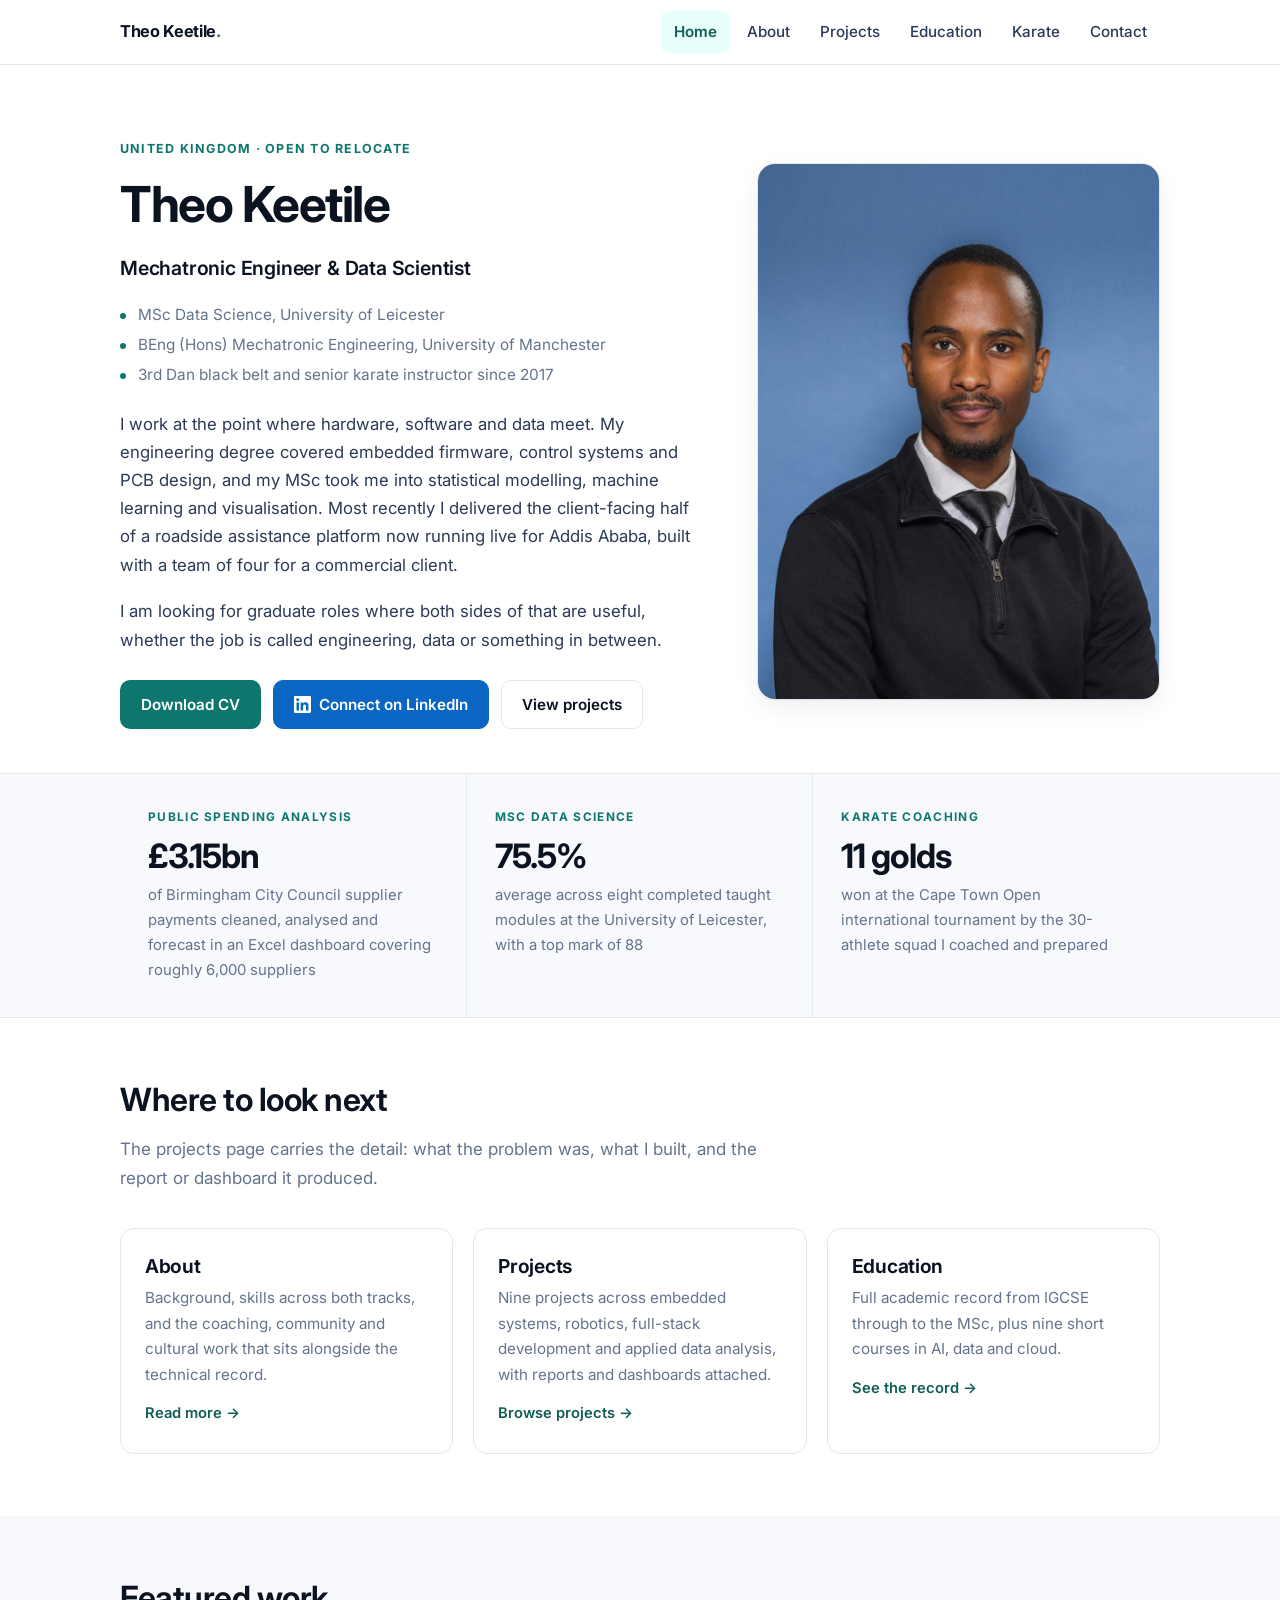
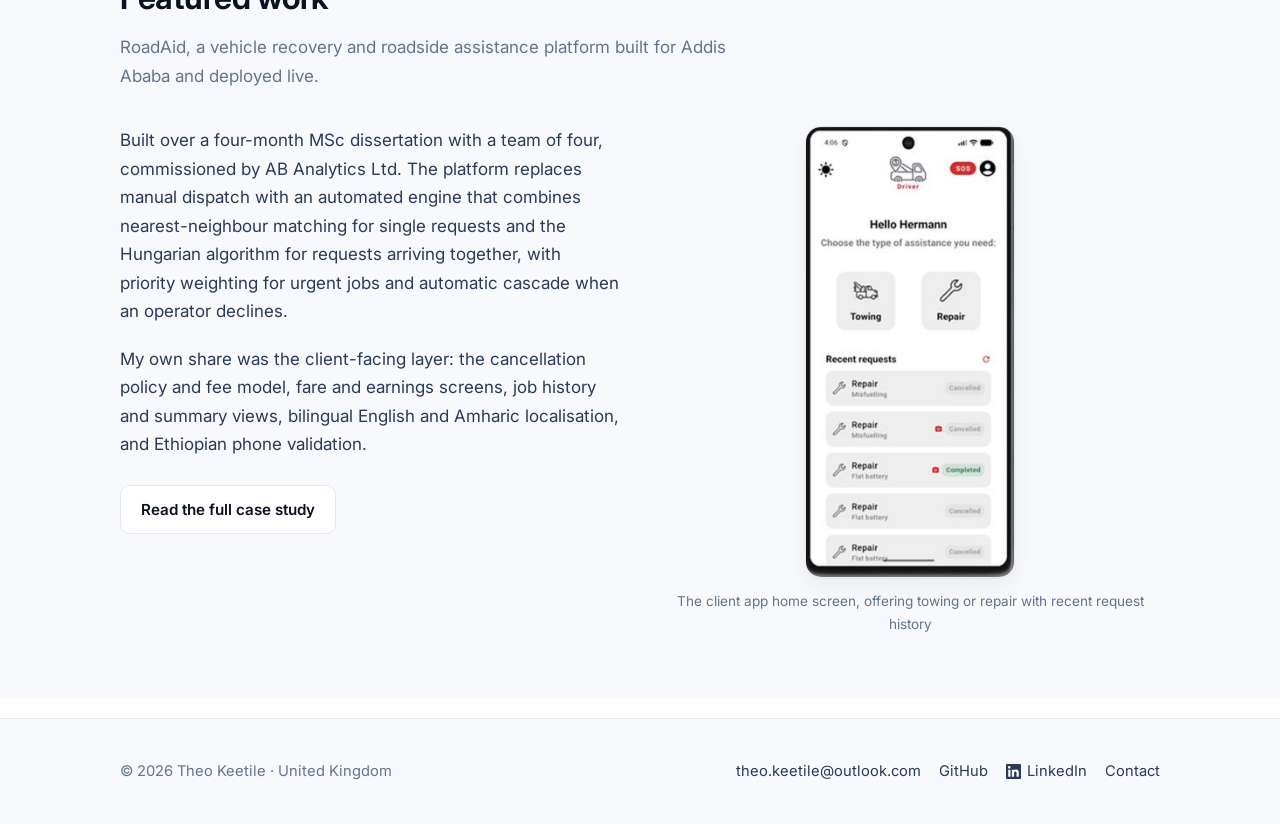
<file: index.html>
<!DOCTYPE html>
<html lang="en-GB">
<head>
<meta charset="utf-8">
<meta name="viewport" content="width=device-width, initial-scale=1">
<title>Theo Keetile - Mechatronic Engineer and Data Scientist</title>
<meta name="description" content="Theo Keetile, mechatronic engineer and data scientist. MSc Data Science, University of Leicester. BEng Mechatronic Engineering, University of Manchester. Projects in embedded systems, dispatch algorithms and applied data analysis.">
<link rel="preconnect" href="https://fonts.googleapis.com">
<link rel="preconnect" href="https://fonts.gstatic.com" crossorigin>
<link href="https://fonts.googleapis.com/css2?family=Inter:wght@400;500;600;700&display=swap" rel="stylesheet">
<link rel="stylesheet" href="assets/css/style.css">
</head>
<body>
<a class="skip" href="#main">Skip to content</a>

<header class="site-header">
  <div class="container nav">
    <a class="brand" href="index.html">Theo Keetile<span>.</span></a>
    <button class="nav-toggle" aria-expanded="false" aria-controls="nav-links" aria-label="Menu">Menu</button>
    <ul class="nav-links" id="nav-links">
      <li><a href="index.html" aria-current="page">Home</a></li>
      <li><a href="about.html">About</a></li>
      <li><a href="projects.html">Projects</a></li>
      <li><a href="certifications.html">Education</a></li>
      <li><a href="karate.html">Karate</a></li>
      <li><a href="contact.html">Contact</a></li>
    </ul>
  </div>
</header>

<main id="main">

<section class="hero">
  <div class="container hero-grid">
    <div>
      <span class="eyebrow">United Kingdom &middot; open to relocate</span>
      <h1>Theo Keetile</h1>
      <p class="hero-role">Mechatronic Engineer &amp; Data Scientist</p>
      <ul class="hero-edu">
        <li>MSc Data Science, University of Leicester</li>
        <li>BEng (Hons) Mechatronic Engineering, University of Manchester</li>
        <li>3rd Dan black belt and senior karate instructor since 2017</li>
      </ul>
      <p class="lead">I work at the point where hardware, software and data meet. My engineering degree covered embedded firmware, control systems and PCB design, and my MSc took me into statistical modelling, machine learning and visualisation. Most recently I delivered the client-facing half of a roadside assistance platform now running live for Addis Ababa, built with a team of four for a commercial client.</p>
      <p class="lead">I am looking for graduate roles where both sides of that are useful, whether the job is called engineering, data or something in between.</p>
      <div class="btn-row">
        <a class="btn btn-primary" href="assets/docs/Theo-Keetile-CV.pdf">Download CV</a>
        <a class="btn btn-linkedin" href="https://www.linkedin.com/in/theo-keetile-388113287/" rel="noopener"><svg viewBox="0 0 24 24" fill="currentColor" aria-hidden="true" focusable="false"><path d="M20.45 20.45h-3.56v-5.57c0-1.33-.03-3.04-1.85-3.04-1.86 0-2.14 1.45-2.14 2.94v5.67H9.35V9h3.41v1.56h.04c.48-.9 1.64-1.85 3.37-1.85 3.6 0 4.27 2.37 4.27 5.45v6.29zM5.34 7.43a2.07 2.07 0 1 1 0-4.13 2.07 2.07 0 0 1 0 4.13zM7.12 20.45H3.56V9h3.56v11.45zM22.22 0H1.77C.79 0 0 .77 0 1.72v20.56C0 23.23.79 24 1.77 24h20.45c.98 0 1.78-.77 1.78-1.72V1.72C24 .77 23.2 0 22.22 0z"/></svg>Connect on LinkedIn</a>
        <a class="btn btn-ghost" href="projects.html">View projects</a>
      </div>
    </div>
    <div class="portrait-wrap">
      <img src="assets/img/portrait.jpg" alt="Portrait of Theo Keetile" width="900" height="1200">
    </div>
  </div>
</section>

<section class="stats">
  <div class="container stats-grid">
    <div class="stat">
      <span class="stat-kicker">Public spending analysis</span>
      <div class="stat-num">&pound;3.15bn</div>
      <p class="stat-label">of Birmingham City Council supplier payments cleaned, analysed and forecast in an Excel dashboard covering roughly 6,000 suppliers</p>
    </div>
    <div class="stat">
      <span class="stat-kicker">MSc Data Science</span>
      <div class="stat-num">75.5%</div>
      <p class="stat-label">average across eight completed taught modules at the University of Leicester, with a top mark of 88</p>
    </div>
    <div class="stat">
      <span class="stat-kicker">Karate coaching</span>
      <div class="stat-num">11 golds</div>
      <p class="stat-label">won at the Cape Town Open international tournament by the 30-athlete squad I coached and prepared</p>
    </div>
  </div>
</section>

<section class="section">
  <div class="container">
    <div class="section-head">
      <h2>Where to look next</h2>
      <p>The projects page carries the detail: what the problem was, what I built, and the report or dashboard it produced.</p>
    </div>
    <div class="card-grid">
      <a class="card" href="about.html">
        <h3>About</h3>
        <p>Background, skills across both tracks, and the coaching, community and cultural work that sits alongside the technical record.</p>
        <span class="card-arrow">Read more &rarr;</span>
      </a>
      <a class="card" href="projects.html">
        <h3>Projects</h3>
        <p>Nine projects across embedded systems, robotics, full-stack development and applied data analysis, with reports and dashboards attached.</p>
        <span class="card-arrow">Browse projects &rarr;</span>
      </a>
      <a class="card" href="certifications.html">
        <h3>Education</h3>
        <p>Full academic record from IGCSE through to the MSc, plus nine short courses in AI, data and cloud.</p>
        <span class="card-arrow">See the record &rarr;</span>
      </a>
    </div>
  </div>
</section>

<section class="section section-soft">
  <div class="container">
    <div class="section-head">
      <h2>Featured work</h2>
      <p>RoadAid, a vehicle recovery and roadside assistance platform built for Addis Ababa and deployed live.</p>
    </div>
    <div class="split">
      <div>
        <p>Built over a four-month MSc dissertation with a team of four, commissioned by AB Analytics Ltd. The platform replaces manual dispatch with an automated engine that combines nearest-neighbour matching for single requests and the Hungarian algorithm for requests arriving together, with priority weighting for urgent jobs and automatic cascade when an operator declines.</p>
        <p>My own share was the client-facing layer: the cancellation policy and fee model, fare and earnings screens, job history and summary views, bilingual English and Amharic localisation, and Ethiopian phone validation.</p>
        <div class="btn-row">
          <a class="btn btn-ghost" href="projects.html#roadaid">Read the full case study</a>
        </div>
      </div>
      <figure class="featured-shot">
        <img src="assets/img/roadaid/home.jpg" alt="RoadAid client app home screen offering towing or repair, with a list of recent requests" loading="lazy" width="476" height="1030">
        <figcaption>The client app home screen, offering towing or repair with recent request history</figcaption>
      </figure>
    </div>
  </div>
</section>

</main>

<footer class="site-footer">
  <div class="container footer-grid">
    <div>&copy; 2026 Theo Keetile &middot; United Kingdom</div>
    <div class="footer-links">
      <a href="mailto:theo.keetile@outlook.com">theo.keetile@outlook.com</a>
      <a href="https://github.com/TheoKeetile" rel="noopener">GitHub</a>
      <a href="https://www.linkedin.com/in/theo-keetile-388113287/" rel="noopener"><svg viewBox="0 0 24 24" fill="currentColor" aria-hidden="true" focusable="false"><path d="M20.45 20.45h-3.56v-5.57c0-1.33-.03-3.04-1.85-3.04-1.86 0-2.14 1.45-2.14 2.94v5.67H9.35V9h3.41v1.56h.04c.48-.9 1.64-1.85 3.37-1.85 3.6 0 4.27 2.37 4.27 5.45v6.29zM5.34 7.43a2.07 2.07 0 1 1 0-4.13 2.07 2.07 0 0 1 0 4.13zM7.12 20.45H3.56V9h3.56v11.45zM22.22 0H1.77C.79 0 0 .77 0 1.72v20.56C0 23.23.79 24 1.77 24h20.45c.98 0 1.78-.77 1.78-1.72V1.72C24 .77 23.2 0 22.22 0z"/></svg>LinkedIn</a>
      <a href="contact.html">Contact</a>
    </div>
  </div>
</footer>

<script src="assets/js/site.js" defer></script>
</body>
</html>
</file>
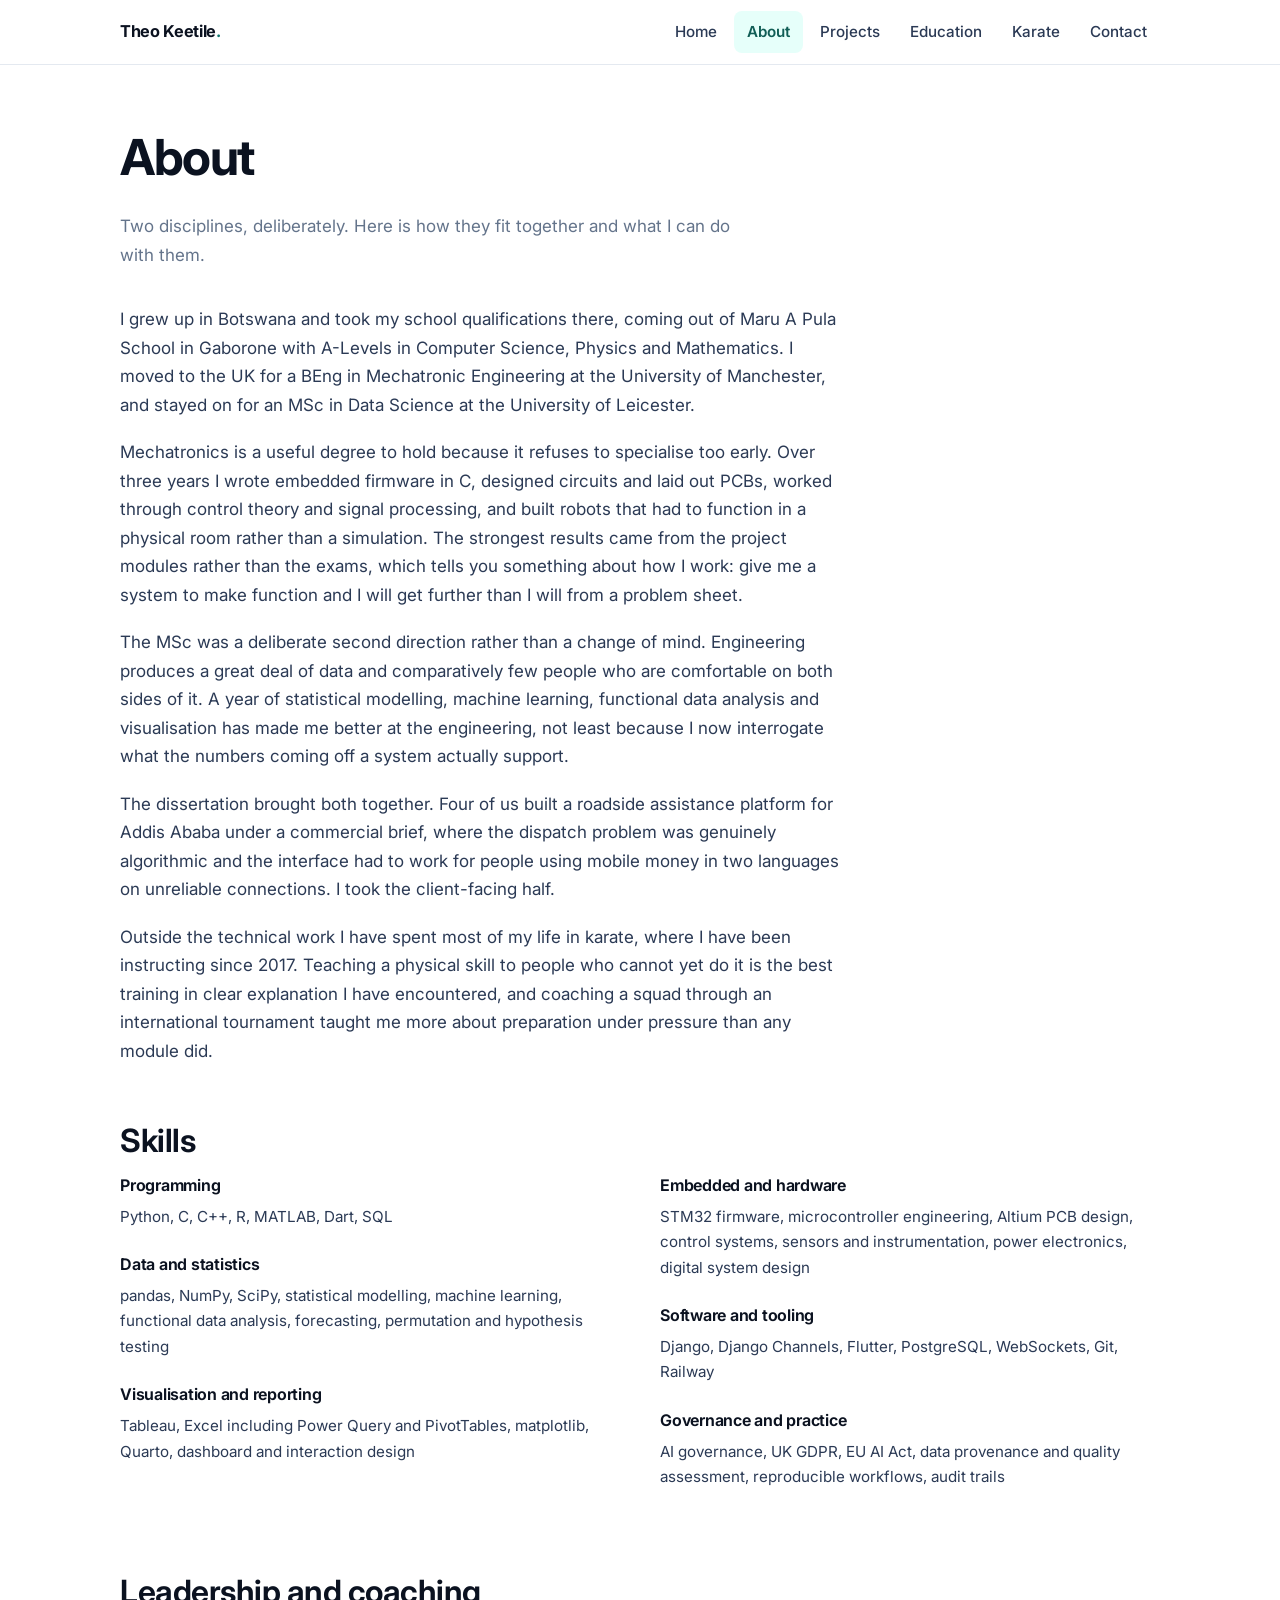
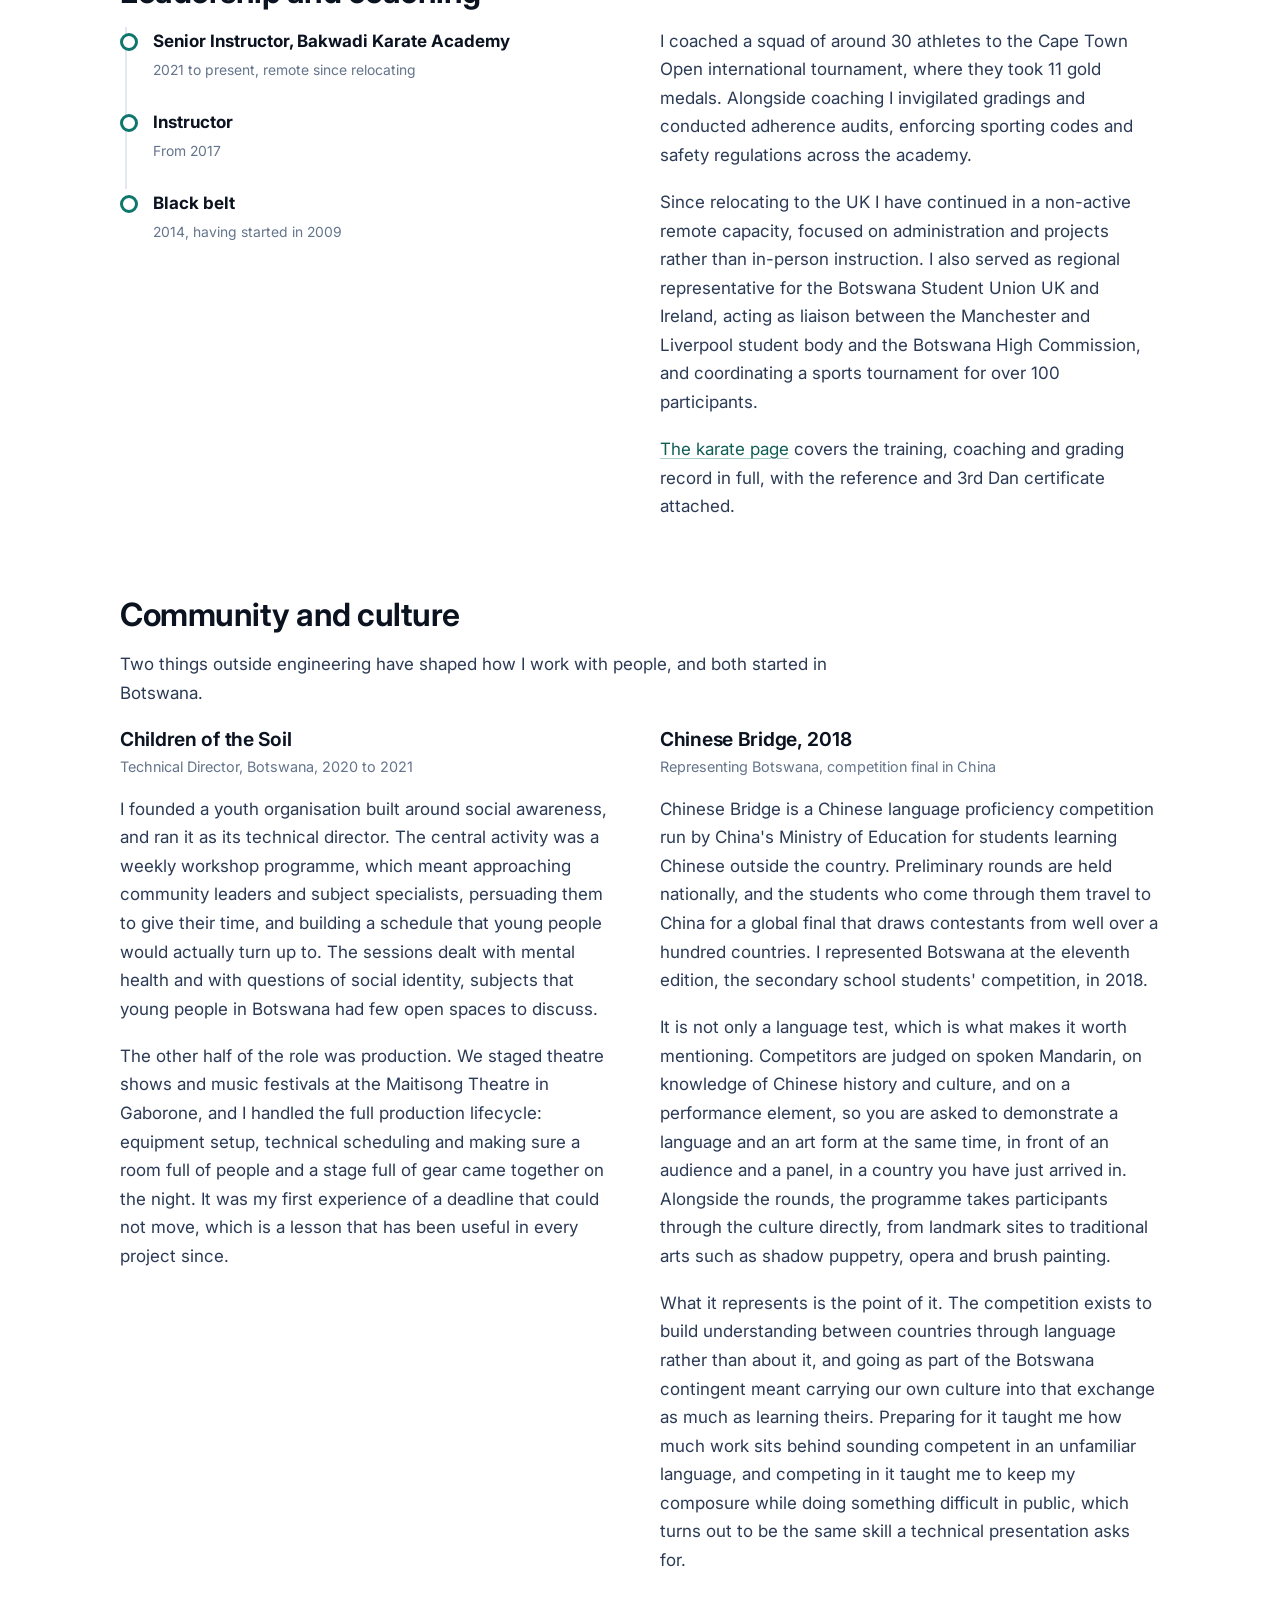
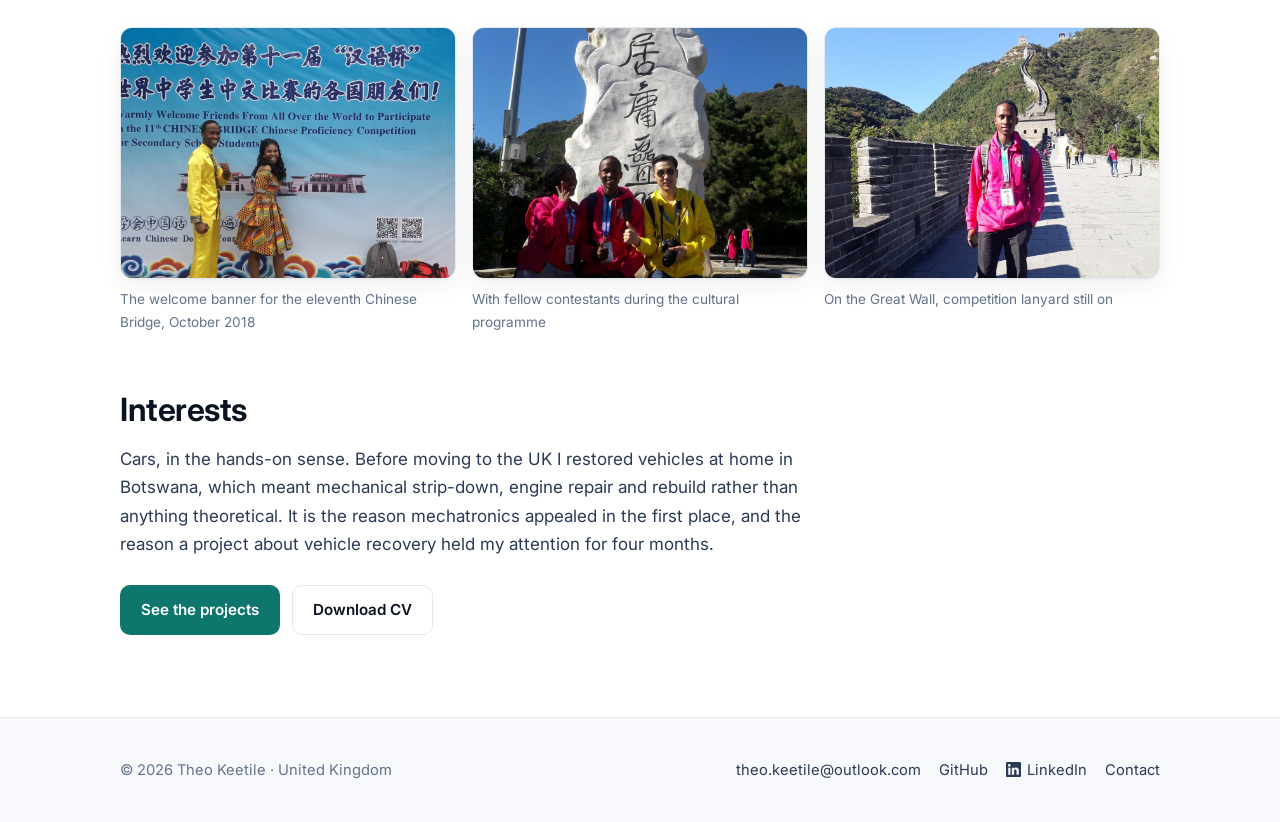
<file: about.html>
<!DOCTYPE html>
<html lang="en-GB">
<head>
<meta charset="utf-8">
<meta name="viewport" content="width=device-width, initial-scale=1">
<title>About - Theo Keetile</title>
<meta name="description" content="Background, skills, leadership, community work and cultural experience of Theo Keetile, mechatronic engineer and data scientist based in the UK.">
<link rel="preconnect" href="https://fonts.googleapis.com">
<link rel="preconnect" href="https://fonts.gstatic.com" crossorigin>
<link href="https://fonts.googleapis.com/css2?family=Inter:wght@400;500;600;700&display=swap" rel="stylesheet">
<link rel="stylesheet" href="assets/css/style.css">
</head>
<body>
<a class="skip" href="#main">Skip to content</a>

<header class="site-header">
  <div class="container nav">
    <a class="brand" href="index.html">Theo Keetile<span>.</span></a>
    <button class="nav-toggle" aria-expanded="false" aria-controls="nav-links" aria-label="Menu">Menu</button>
    <ul class="nav-links" id="nav-links">
      <li><a href="index.html">Home</a></li>
      <li><a href="about.html" aria-current="page">About</a></li>
      <li><a href="projects.html">Projects</a></li>
      <li><a href="certifications.html">Education</a></li>
      <li><a href="karate.html">Karate</a></li>
      <li><a href="contact.html">Contact</a></li>
    </ul>
  </div>
</header>

<main id="main">
<section class="section">
  <div class="container">

    <div class="section-head">
      <h1>About</h1>
      <p>Two disciplines, deliberately. Here is how they fit together and what I can do with them.</p>
    </div>

    <div class="prose">
      <p>I grew up in Botswana and took my school qualifications there, coming out of Maru A Pula School in Gaborone with A-Levels in Computer Science, Physics and Mathematics. I moved to the UK for a BEng in Mechatronic Engineering at the University of Manchester, and stayed on for an MSc in Data Science at the University of Leicester.</p>

      <p>Mechatronics is a useful degree to hold because it refuses to specialise too early. Over three years I wrote embedded firmware in C, designed circuits and laid out PCBs, worked through control theory and signal processing, and built robots that had to function in a physical room rather than a simulation. The strongest results came from the project modules rather than the exams, which tells you something about how I work: give me a system to make function and I will get further than I will from a problem sheet.</p>

      <p>The MSc was a deliberate second direction rather than a change of mind. Engineering produces a great deal of data and comparatively few people who are comfortable on both sides of it. A year of statistical modelling, machine learning, functional data analysis and visualisation has made me better at the engineering, not least because I now interrogate what the numbers coming off a system actually support.</p>

      <p>The dissertation brought both together. Four of us built a roadside assistance platform for Addis Ababa under a commercial brief, where the dispatch problem was genuinely algorithmic and the interface had to work for people using mobile money in two languages on unreliable connections. I took the client-facing half.</p>

      <p>Outside the technical work I have spent most of my life in karate, where I have been instructing since 2017. Teaching a physical skill to people who cannot yet do it is the best training in clear explanation I have encountered, and coaching a squad through an international tournament taught me more about preparation under pressure than any module did.</p>
    </div>

    <h2 style="margin-top:56px">Skills</h2>
    <div class="split">
      <div>
        <div class="skill-block">
          <h3>Programming</h3>
          <p>Python, C, C++, R, MATLAB, Dart, SQL</p>
        </div>
        <div class="skill-block">
          <h3>Data and statistics</h3>
          <p>pandas, NumPy, SciPy, statistical modelling, machine learning, functional data analysis, forecasting, permutation and hypothesis testing</p>
        </div>
        <div class="skill-block">
          <h3>Visualisation and reporting</h3>
          <p>Tableau, Excel including Power Query and PivotTables, matplotlib, Quarto, dashboard and interaction design</p>
        </div>
      </div>
      <div>
        <div class="skill-block">
          <h3>Embedded and hardware</h3>
          <p>STM32 firmware, microcontroller engineering, Altium PCB design, control systems, sensors and instrumentation, power electronics, digital system design</p>
        </div>
        <div class="skill-block">
          <h3>Software and tooling</h3>
          <p>Django, Django Channels, Flutter, PostgreSQL, WebSockets, Git, Railway</p>
        </div>
        <div class="skill-block">
          <h3>Governance and practice</h3>
          <p>AI governance, UK GDPR, EU AI Act, data provenance and quality assessment, reproducible workflows, audit trails</p>
        </div>
      </div>
    </div>

    <h2 style="margin-top:56px">Leadership and coaching</h2>
    <div class="split">
      <div>
        <ul class="timeline">
          <li><strong>Senior Instructor, Bakwadi Karate Academy</strong><span>2021 to present, remote since relocating</span></li>
          <li><strong>Instructor</strong><span>From 2017</span></li>
          <li><strong>Black belt</strong><span>2014, having started in 2009</span></li>
        </ul>
      </div>
      <div>
        <p>I coached a squad of around 30 athletes to the Cape Town Open international tournament, where they took 11 gold medals. Alongside coaching I invigilated gradings and conducted adherence audits, enforcing sporting codes and safety regulations across the academy.</p>
        <p>Since relocating to the UK I have continued in a non-active remote capacity, focused on administration and projects rather than in-person instruction. I also served as regional representative for the Botswana Student Union UK and Ireland, acting as liaison between the Manchester and Liverpool student body and the Botswana High Commission, and coordinating a sports tournament for over 100 participants.</p>
        <p><a href="karate.html">The karate page</a> covers the training, coaching and grading record in full, with the reference and 3rd Dan certificate attached.</p>
      </div>
    </div>

    <h2 style="margin-top:56px">Community and culture</h2>
    <div class="prose">
      <p>Two things outside engineering have shaped how I work with people, and both started in Botswana.</p>
    </div>

    <div class="split" style="margin-top:20px">
      <div>
        <h3>Children of the Soil</h3>
        <p style="color:var(--muted);font-size:.9rem;margin-top:-.4em">Technical Director, Botswana, 2020 to 2021</p>
        <p>I founded a youth organisation built around social awareness, and ran it as its technical director. The central activity was a weekly workshop programme, which meant approaching community leaders and subject specialists, persuading them to give their time, and building a schedule that young people would actually turn up to. The sessions dealt with mental health and with questions of social identity, subjects that young people in Botswana had few open spaces to discuss.</p>
        <p>The other half of the role was production. We staged theatre shows and music festivals at the Maitisong Theatre in Gaborone, and I handled the full production lifecycle: equipment setup, technical scheduling and making sure a room full of people and a stage full of gear came together on the night. It was my first experience of a deadline that could not move, which is a lesson that has been useful in every project since.</p>
      </div>
      <div>
        <h3>Chinese Bridge, 2018</h3>
        <p style="color:var(--muted);font-size:.9rem;margin-top:-.4em">Representing Botswana, competition final in China</p>
        <p>Chinese Bridge is a Chinese language proficiency competition run by China's Ministry of Education for students learning Chinese outside the country. Preliminary rounds are held nationally, and the students who come through them travel to China for a global final that draws contestants from well over a hundred countries. I represented Botswana at the eleventh edition, the secondary school students' competition, in 2018.</p>
        <p>It is not only a language test, which is what makes it worth mentioning. Competitors are judged on spoken Mandarin, on knowledge of Chinese history and culture, and on a performance element, so you are asked to demonstrate a language and an art form at the same time, in front of an audience and a panel, in a country you have just arrived in. Alongside the rounds, the programme takes participants through the culture directly, from landmark sites to traditional arts such as shadow puppetry, opera and brush painting.</p>
        <p>What it represents is the point of it. The competition exists to build understanding between countries through language rather than about it, and going as part of the Botswana contingent meant carrying our own culture into that exchange as much as learning theirs. Preparing for it taught me how much work sits behind sounding competent in an unfamiliar language, and competing in it taught me to keep my composure while doing something difficult in public, which turns out to be the same skill a technical presentation asks for.</p>
      </div>
    </div>

    <div class="gallery" style="margin-top:34px">
      <figure>
        <img src="assets/img/chinese-bridge/welcome-banner.jpg" alt="Theo Keetile standing beside the official welcome banner for the eleventh Chinese Bridge Chinese Proficiency Competition for Secondary School Students" loading="lazy">
        <figcaption>The welcome banner for the eleventh Chinese Bridge, October 2018</figcaption>
      </figure>
      <figure>
        <img src="assets/img/chinese-bridge/contestants.jpg" alt="Three contestants in competition jackets at a stone monument at the Juyong Pass section of the Great Wall" loading="lazy">
        <figcaption>With fellow contestants during the cultural programme</figcaption>
      </figure>
      <figure>
        <img src="assets/img/chinese-bridge/great-wall.jpg" alt="Theo Keetile on the Great Wall of China wearing a competition lanyard" loading="lazy">
        <figcaption>On the Great Wall, competition lanyard still on</figcaption>
      </figure>
    </div>

    <h2 style="margin-top:56px">Interests</h2>
    <div class="prose">
      <p>Cars, in the hands-on sense. Before moving to the UK I restored vehicles at home in Botswana, which meant mechanical strip-down, engine repair and rebuild rather than anything theoretical. It is the reason mechatronics appealed in the first place, and the reason a project about vehicle recovery held my attention for four months.</p>
    </div>

    <div class="btn-row">
      <a class="btn btn-primary" href="projects.html">See the projects</a>
      <a class="btn btn-ghost" href="assets/docs/Theo-Keetile-CV.pdf">Download CV</a>
    </div>

  </div>
</section>
</main>

<footer class="site-footer">
  <div class="container footer-grid">
    <div>&copy; 2026 Theo Keetile &middot; United Kingdom</div>
    <div class="footer-links">
      <a href="mailto:theo.keetile@outlook.com">theo.keetile@outlook.com</a>
      <a href="https://github.com/TheoKeetile" rel="noopener">GitHub</a>
      <a href="https://www.linkedin.com/in/theo-keetile-388113287/" rel="noopener"><svg viewBox="0 0 24 24" fill="currentColor" aria-hidden="true" focusable="false"><path d="M20.45 20.45h-3.56v-5.57c0-1.33-.03-3.04-1.85-3.04-1.86 0-2.14 1.45-2.14 2.94v5.67H9.35V9h3.41v1.56h.04c.48-.9 1.64-1.85 3.37-1.85 3.6 0 4.27 2.37 4.27 5.45v6.29zM5.34 7.43a2.07 2.07 0 1 1 0-4.13 2.07 2.07 0 0 1 0 4.13zM7.12 20.45H3.56V9h3.56v11.45zM22.22 0H1.77C.79 0 0 .77 0 1.72v20.56C0 23.23.79 24 1.77 24h20.45c.98 0 1.78-.77 1.78-1.72V1.72C24 .77 23.2 0 22.22 0z"/></svg>LinkedIn</a>
      <a href="contact.html">Contact</a>
    </div>
  </div>
</footer>

<script src="assets/js/site.js" defer></script>
</body>
</html>
</file>
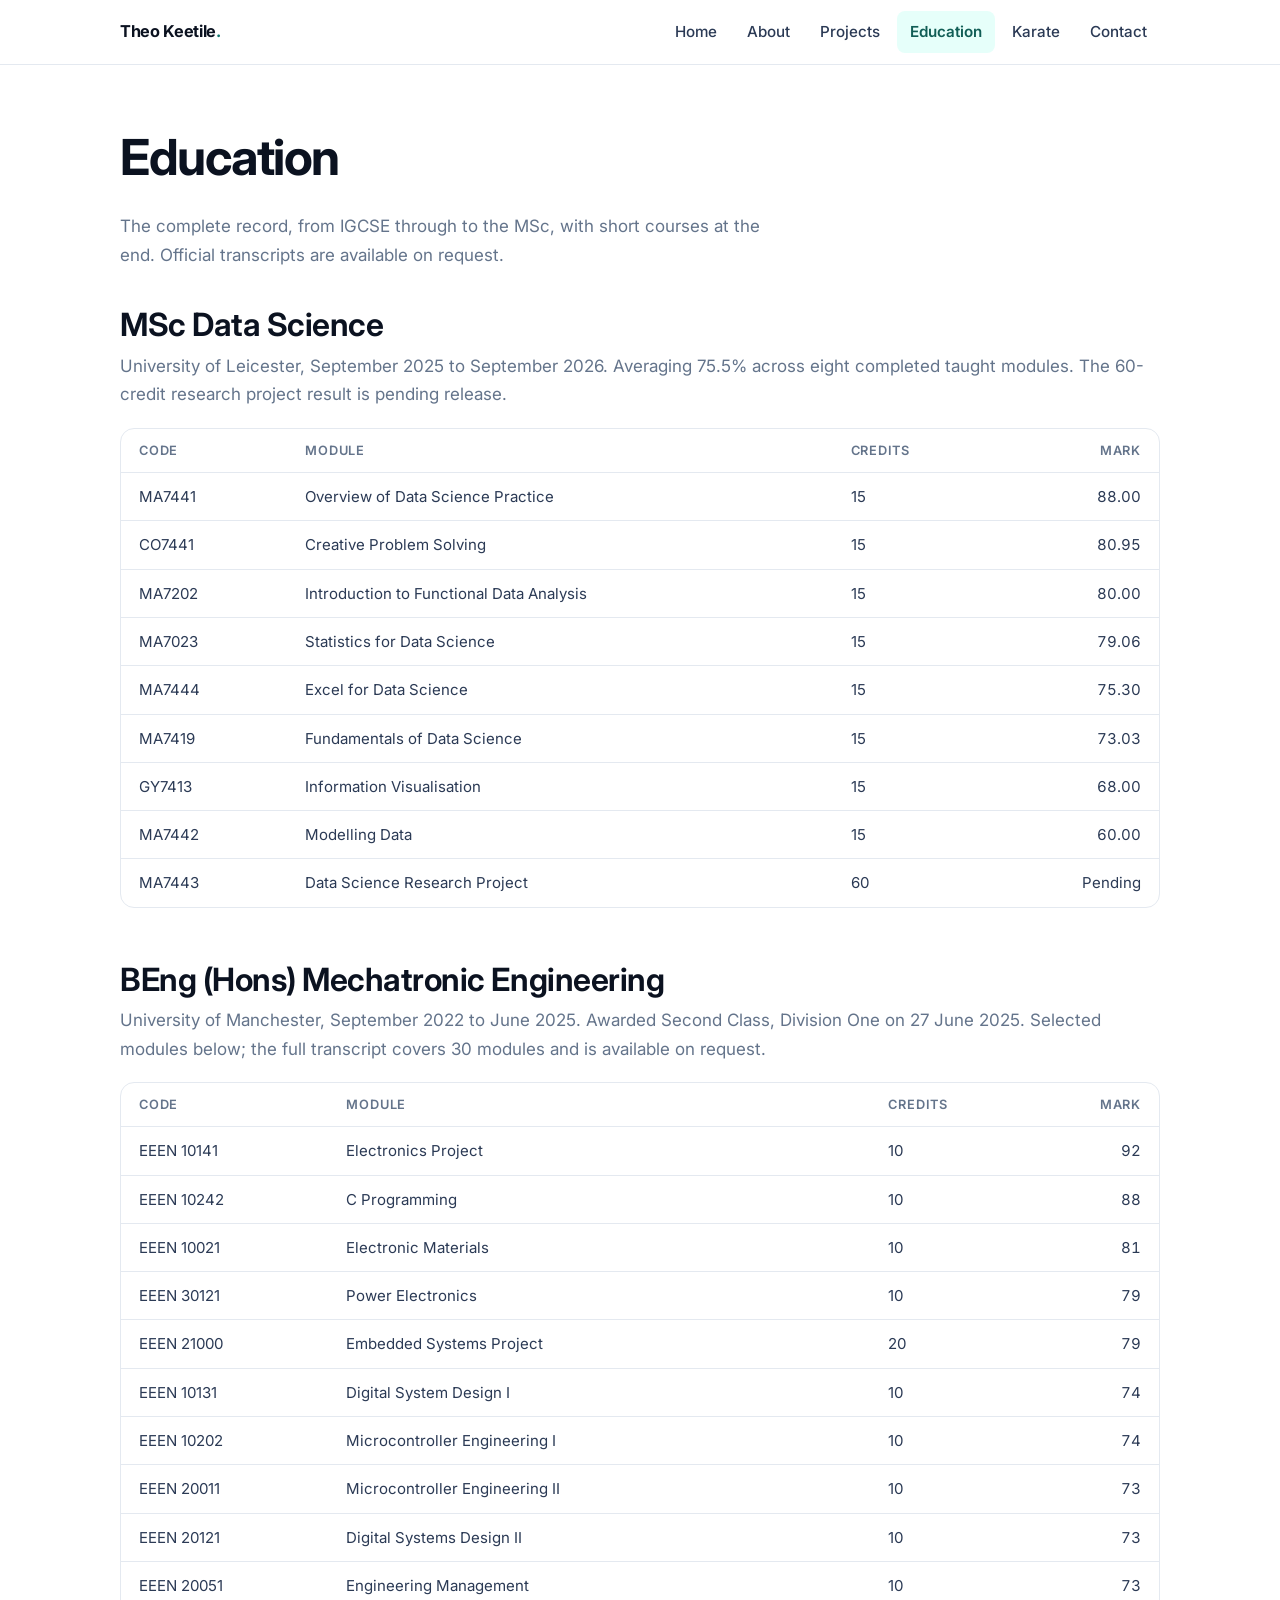
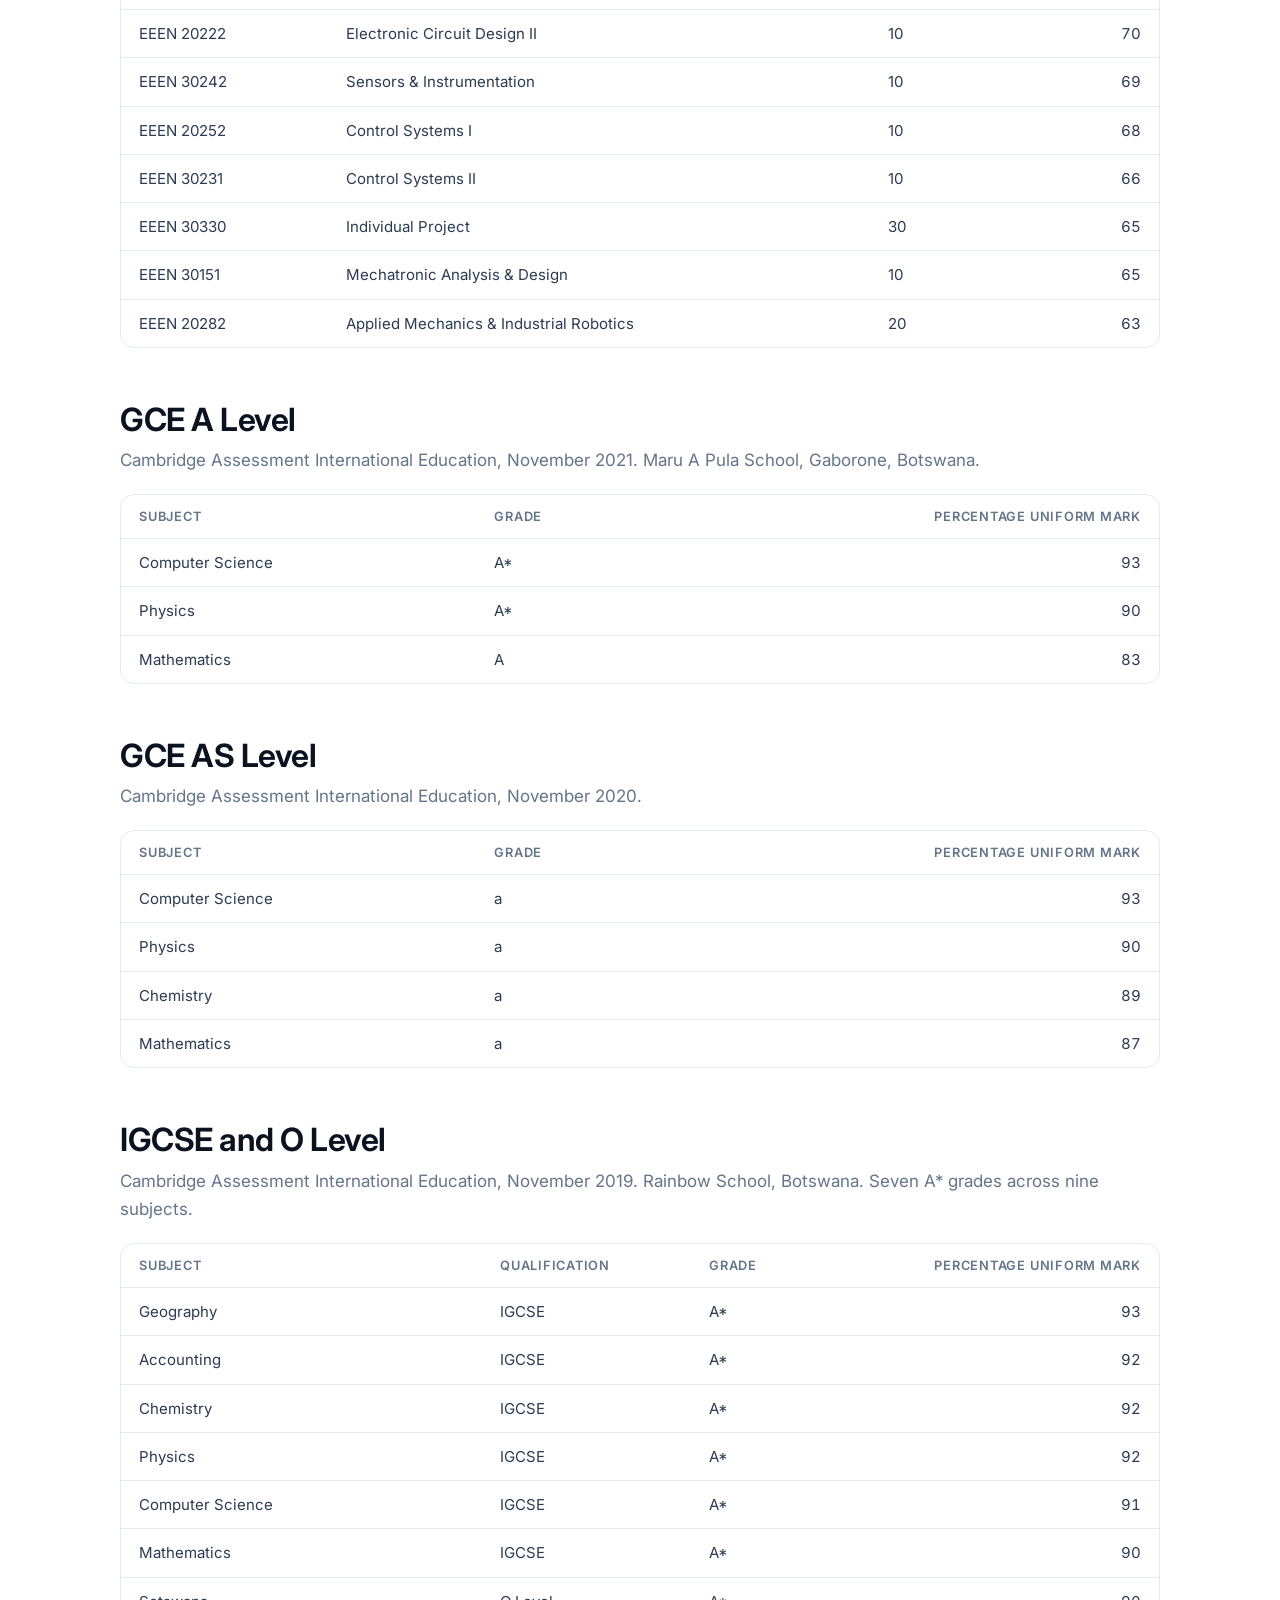
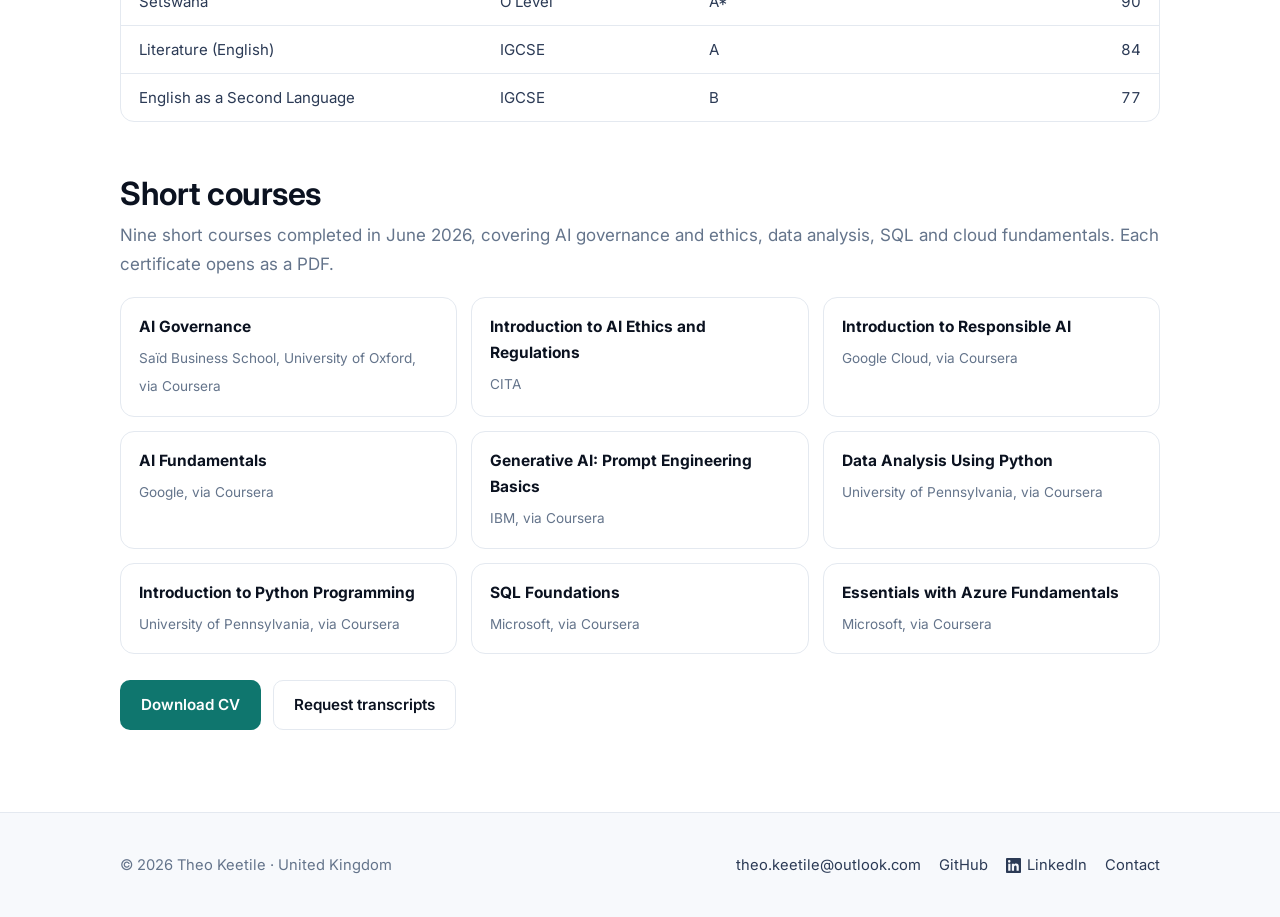
<file: certifications.html>
<!DOCTYPE html>
<html lang="en-GB">
<head>
<meta charset="utf-8">
<meta name="viewport" content="width=device-width, initial-scale=1">
<title>Education - Theo Keetile</title>
<meta name="description" content="Full academic record for Theo Keetile: MSc Data Science at Leicester, BEng Mechatronic Engineering at Manchester, Cambridge A-Levels and IGCSEs, plus short courses in AI, data and cloud.">
<link rel="preconnect" href="https://fonts.googleapis.com">
<link rel="preconnect" href="https://fonts.gstatic.com" crossorigin>
<link href="https://fonts.googleapis.com/css2?family=Inter:wght@400;500;600;700&display=swap" rel="stylesheet">
<link rel="stylesheet" href="assets/css/style.css">
</head>
<body>
<a class="skip" href="#main">Skip to content</a>

<header class="site-header">
  <div class="container nav">
    <a class="brand" href="index.html">Theo Keetile<span>.</span></a>
    <button class="nav-toggle" aria-expanded="false" aria-controls="nav-links" aria-label="Menu">Menu</button>
    <ul class="nav-links" id="nav-links">
      <li><a href="index.html">Home</a></li>
      <li><a href="about.html">About</a></li>
      <li><a href="projects.html">Projects</a></li>
      <li><a href="certifications.html" aria-current="page">Education</a></li>
      <li><a href="karate.html">Karate</a></li>
      <li><a href="contact.html">Contact</a></li>
    </ul>
  </div>
</header>

<main id="main">
<section class="section">
  <div class="container">

    <div class="section-head">
      <h1>Education</h1>
      <p>The complete record, from IGCSE through to the MSc, with short courses at the end. Official transcripts are available on request.</p>
    </div>

    <h2>MSc Data Science</h2>
    <p style="color:var(--muted);margin-top:-.5em">University of Leicester, September 2025 to September 2026. Averaging 75.5% across eight completed taught modules. The 60-credit research project result is pending release.</p>
    <div class="table-wrap">
      <table>
        <thead>
          <tr><th>Code</th><th>Module</th><th>Credits</th><th style="text-align:right">Mark</th></tr>
        </thead>
        <tbody>
          <tr><td>MA7441</td><td>Overview of Data Science Practice</td><td>15</td><td class="num">88.00</td></tr>
          <tr><td>CO7441</td><td>Creative Problem Solving</td><td>15</td><td class="num">80.95</td></tr>
          <tr><td>MA7202</td><td>Introduction to Functional Data Analysis</td><td>15</td><td class="num">80.00</td></tr>
          <tr><td>MA7023</td><td>Statistics for Data Science</td><td>15</td><td class="num">79.06</td></tr>
          <tr><td>MA7444</td><td>Excel for Data Science</td><td>15</td><td class="num">75.30</td></tr>
          <tr><td>MA7419</td><td>Fundamentals of Data Science</td><td>15</td><td class="num">73.03</td></tr>
          <tr><td>GY7413</td><td>Information Visualisation</td><td>15</td><td class="num">68.00</td></tr>
          <tr><td>MA7442</td><td>Modelling Data</td><td>15</td><td class="num">60.00</td></tr>
          <tr><td>MA7443</td><td>Data Science Research Project</td><td>60</td><td class="num">Pending</td></tr>
        </tbody>
      </table>
    </div>

    <h2 style="margin-top:52px">BEng (Hons) Mechatronic Engineering</h2>
    <p style="color:var(--muted);margin-top:-.5em">University of Manchester, September 2022 to June 2025. Awarded Second Class, Division One on 27 June 2025. Selected modules below; the full transcript covers 30 modules and is available on request.</p>
    <div class="table-wrap">
      <table>
        <thead>
          <tr><th>Code</th><th>Module</th><th>Credits</th><th style="text-align:right">Mark</th></tr>
        </thead>
        <tbody>
          <tr><td>EEEN 10141</td><td>Electronics Project</td><td>10</td><td class="num">92</td></tr>
          <tr><td>EEEN 10242</td><td>C Programming</td><td>10</td><td class="num">88</td></tr>
          <tr><td>EEEN 10021</td><td>Electronic Materials</td><td>10</td><td class="num">81</td></tr>
          <tr><td>EEEN 30121</td><td>Power Electronics</td><td>10</td><td class="num">79</td></tr>
          <tr><td>EEEN 21000</td><td>Embedded Systems Project</td><td>20</td><td class="num">79</td></tr>
          <tr><td>EEEN 10131</td><td>Digital System Design I</td><td>10</td><td class="num">74</td></tr>
          <tr><td>EEEN 10202</td><td>Microcontroller Engineering I</td><td>10</td><td class="num">74</td></tr>
          <tr><td>EEEN 20011</td><td>Microcontroller Engineering II</td><td>10</td><td class="num">73</td></tr>
          <tr><td>EEEN 20121</td><td>Digital Systems Design II</td><td>10</td><td class="num">73</td></tr>
          <tr><td>EEEN 20051</td><td>Engineering Management</td><td>10</td><td class="num">73</td></tr>
          <tr><td>EEEN 20222</td><td>Electronic Circuit Design II</td><td>10</td><td class="num">70</td></tr>
          <tr><td>EEEN 30242</td><td>Sensors &amp; Instrumentation</td><td>10</td><td class="num">69</td></tr>
          <tr><td>EEEN 20252</td><td>Control Systems I</td><td>10</td><td class="num">68</td></tr>
          <tr><td>EEEN 30231</td><td>Control Systems II</td><td>10</td><td class="num">66</td></tr>
          <tr><td>EEEN 30330</td><td>Individual Project</td><td>30</td><td class="num">65</td></tr>
          <tr><td>EEEN 30151</td><td>Mechatronic Analysis &amp; Design</td><td>10</td><td class="num">65</td></tr>
          <tr><td>EEEN 20282</td><td>Applied Mechanics &amp; Industrial Robotics</td><td>20</td><td class="num">63</td></tr>
        </tbody>
      </table>
    </div>

    <h2 style="margin-top:52px">GCE A Level</h2>
    <p style="color:var(--muted);margin-top:-.5em">Cambridge Assessment International Education, November 2021. Maru A Pula School, Gaborone, Botswana.</p>
    <div class="table-wrap">
      <table>
        <thead>
          <tr><th>Subject</th><th>Grade</th><th style="text-align:right">Percentage uniform mark</th></tr>
        </thead>
        <tbody>
          <tr><td>Computer Science</td><td>A*</td><td class="num">93</td></tr>
          <tr><td>Physics</td><td>A*</td><td class="num">90</td></tr>
          <tr><td>Mathematics</td><td>A</td><td class="num">83</td></tr>
        </tbody>
      </table>
    </div>

    <h2 style="margin-top:52px">GCE AS Level</h2>
    <p style="color:var(--muted);margin-top:-.5em">Cambridge Assessment International Education, November 2020.</p>
    <div class="table-wrap">
      <table>
        <thead>
          <tr><th>Subject</th><th>Grade</th><th style="text-align:right">Percentage uniform mark</th></tr>
        </thead>
        <tbody>
          <tr><td>Computer Science</td><td>a</td><td class="num">93</td></tr>
          <tr><td>Physics</td><td>a</td><td class="num">90</td></tr>
          <tr><td>Chemistry</td><td>a</td><td class="num">89</td></tr>
          <tr><td>Mathematics</td><td>a</td><td class="num">87</td></tr>
        </tbody>
      </table>
    </div>

    <h2 style="margin-top:52px">IGCSE and O Level</h2>
    <p style="color:var(--muted);margin-top:-.5em">Cambridge Assessment International Education, November 2019. Rainbow School, Botswana. Seven A* grades across nine subjects.</p>
    <div class="table-wrap">
      <table>
        <thead>
          <tr><th>Subject</th><th>Qualification</th><th>Grade</th><th style="text-align:right">Percentage uniform mark</th></tr>
        </thead>
        <tbody>
          <tr><td>Geography</td><td>IGCSE</td><td>A*</td><td class="num">93</td></tr>
          <tr><td>Accounting</td><td>IGCSE</td><td>A*</td><td class="num">92</td></tr>
          <tr><td>Chemistry</td><td>IGCSE</td><td>A*</td><td class="num">92</td></tr>
          <tr><td>Physics</td><td>IGCSE</td><td>A*</td><td class="num">92</td></tr>
          <tr><td>Computer Science</td><td>IGCSE</td><td>A*</td><td class="num">91</td></tr>
          <tr><td>Mathematics</td><td>IGCSE</td><td>A*</td><td class="num">90</td></tr>
          <tr><td>Setswana</td><td>O Level</td><td>A*</td><td class="num">90</td></tr>
          <tr><td>Literature (English)</td><td>IGCSE</td><td>A</td><td class="num">84</td></tr>
          <tr><td>English as a Second Language</td><td>IGCSE</td><td>B</td><td class="num">77</td></tr>
        </tbody>
      </table>
    </div>

    <h2 style="margin-top:52px">Short courses</h2>
    <p style="color:var(--muted);margin-top:-.5em">Nine short courses completed in June 2026, covering AI governance and ethics, data analysis, SQL and cloud fundamentals. Each certificate opens as a PDF.</p>
    <div class="cert-grid">
      <a href="assets/docs/coursera-ai-governance.pdf">
        <strong>AI Governance</strong>
        <span>Sa&iuml;d Business School, University of Oxford, via Coursera</span>
      </a>
      <a href="assets/docs/cita-ai-ethics-and-regulations.pdf">
        <strong>Introduction to AI Ethics and Regulations</strong>
        <span>CITA</span>
      </a>
      <a href="assets/docs/coursera-responsible-ai.pdf">
        <strong>Introduction to Responsible AI</strong>
        <span>Google Cloud, via Coursera</span>
      </a>
      <a href="assets/docs/coursera-ai-fundamentals.pdf">
        <strong>AI Fundamentals</strong>
        <span>Google, via Coursera</span>
      </a>
      <a href="assets/docs/coursera-prompt-engineering.pdf">
        <strong>Generative AI: Prompt Engineering Basics</strong>
        <span>IBM, via Coursera</span>
      </a>
      <a href="assets/docs/coursera-data-analysis-python.pdf">
        <strong>Data Analysis Using Python</strong>
        <span>University of Pennsylvania, via Coursera</span>
      </a>
      <a href="assets/docs/coursera-intro-python.pdf">
        <strong>Introduction to Python Programming</strong>
        <span>University of Pennsylvania, via Coursera</span>
      </a>
      <a href="assets/docs/coursera-sql-foundations.pdf">
        <strong>SQL Foundations</strong>
        <span>Microsoft, via Coursera</span>
      </a>
      <a href="assets/docs/coursera-azure-fundamentals.pdf">
        <strong>Essentials with Azure Fundamentals</strong>
        <span>Microsoft, via Coursera</span>
      </a>
    </div>

    <div class="btn-row">
      <a class="btn btn-primary" href="assets/docs/Theo-Keetile-CV.pdf">Download CV</a>
      <a class="btn btn-ghost" href="contact.html">Request transcripts</a>
    </div>

  </div>
</section>
</main>

<footer class="site-footer">
  <div class="container footer-grid">
    <div>&copy; 2026 Theo Keetile &middot; United Kingdom</div>
    <div class="footer-links">
      <a href="mailto:theo.keetile@outlook.com">theo.keetile@outlook.com</a>
      <a href="https://github.com/TheoKeetile" rel="noopener">GitHub</a>
      <a href="https://www.linkedin.com/in/theo-keetile-388113287/" rel="noopener"><svg viewBox="0 0 24 24" fill="currentColor" aria-hidden="true" focusable="false"><path d="M20.45 20.45h-3.56v-5.57c0-1.33-.03-3.04-1.85-3.04-1.86 0-2.14 1.45-2.14 2.94v5.67H9.35V9h3.41v1.56h.04c.48-.9 1.64-1.85 3.37-1.85 3.6 0 4.27 2.37 4.27 5.45v6.29zM5.34 7.43a2.07 2.07 0 1 1 0-4.13 2.07 2.07 0 0 1 0 4.13zM7.12 20.45H3.56V9h3.56v11.45zM22.22 0H1.77C.79 0 0 .77 0 1.72v20.56C0 23.23.79 24 1.77 24h20.45c.98 0 1.78-.77 1.78-1.72V1.72C24 .77 23.2 0 22.22 0z"/></svg>LinkedIn</a>
      <a href="contact.html">Contact</a>
    </div>
  </div>
</footer>

<script src="assets/js/site.js" defer></script>
</body>
</html>
</file>
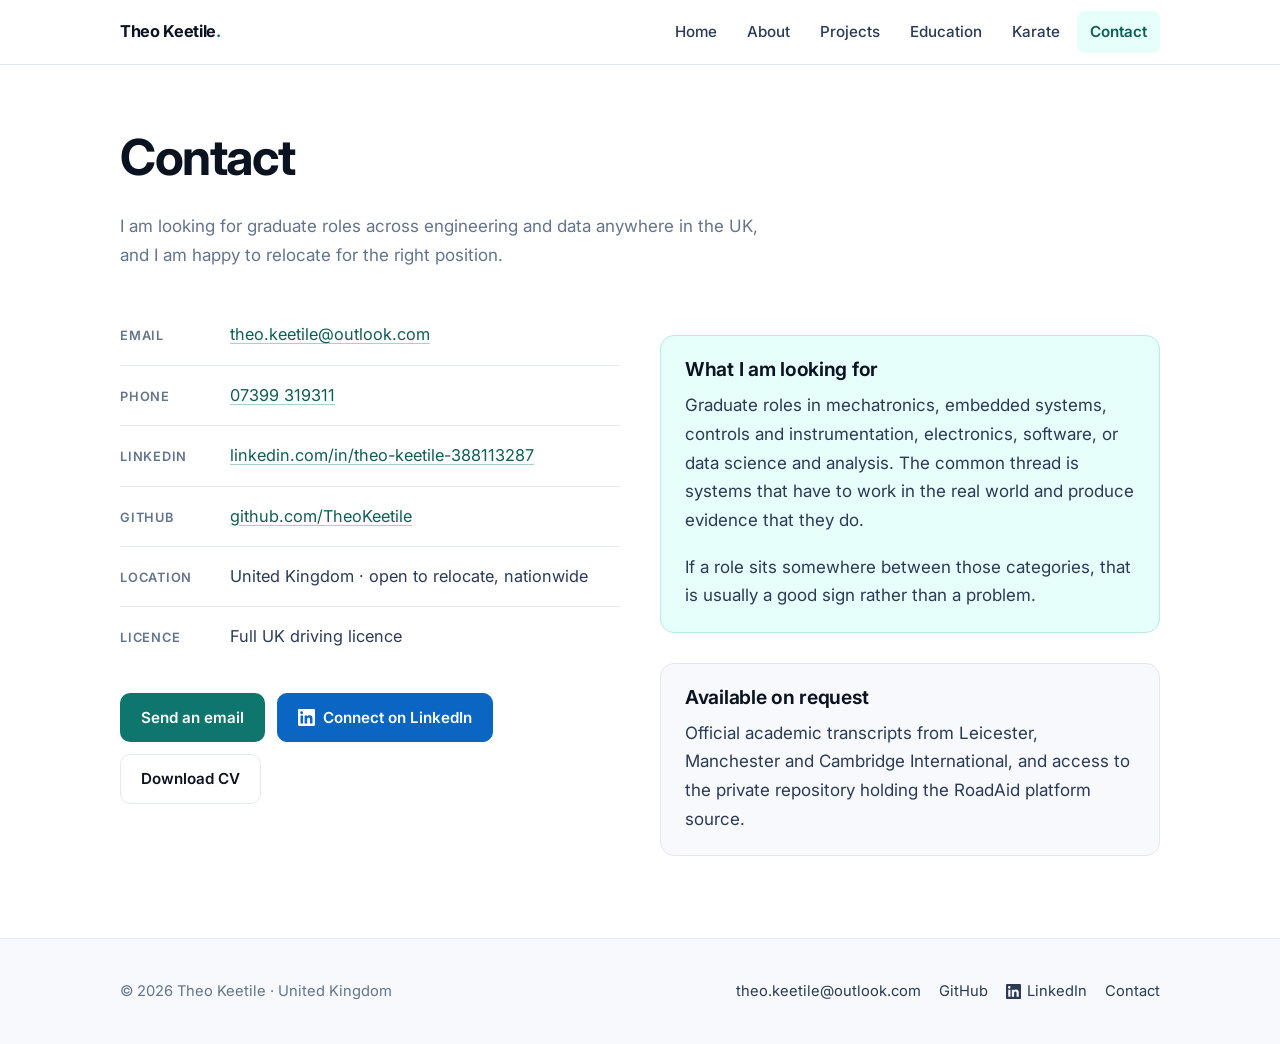
<file: contact.html>
<!DOCTYPE html>
<html lang="en-GB">
<head>
<meta charset="utf-8">
<meta name="viewport" content="width=device-width, initial-scale=1">
<title>Contact - Theo Keetile</title>
<meta name="description" content="Get in touch with Theo Keetile, mechatronic engineer and data scientist based in the UK and open to relocating.">
<link rel="preconnect" href="https://fonts.googleapis.com">
<link rel="preconnect" href="https://fonts.gstatic.com" crossorigin>
<link href="https://fonts.googleapis.com/css2?family=Inter:wght@400;500;600;700&display=swap" rel="stylesheet">
<link rel="stylesheet" href="assets/css/style.css">
</head>
<body>
<a class="skip" href="#main">Skip to content</a>

<header class="site-header">
  <div class="container nav">
    <a class="brand" href="index.html">Theo Keetile<span>.</span></a>
    <button class="nav-toggle" aria-expanded="false" aria-controls="nav-links" aria-label="Menu">Menu</button>
    <ul class="nav-links" id="nav-links">
      <li><a href="index.html">Home</a></li>
      <li><a href="about.html">About</a></li>
      <li><a href="projects.html">Projects</a></li>
      <li><a href="certifications.html">Education</a></li>
      <li><a href="karate.html">Karate</a></li>
      <li><a href="contact.html" aria-current="page">Contact</a></li>
    </ul>
  </div>
</header>

<main id="main">
<section class="section">
  <div class="container">

    <div class="section-head">
      <h1>Contact</h1>
      <p>I am looking for graduate roles across engineering and data anywhere in the UK, and I am happy to relocate for the right position.</p>
    </div>

    <div class="split">
      <div>
        <ul class="contact-list">
          <li>
            <span class="k">Email</span>
            <span class="v"><a href="mailto:theo.keetile@outlook.com">theo.keetile@outlook.com</a></span>
          </li>
          <li>
            <span class="k">Phone</span>
            <span class="v"><a href="tel:+447399319311">07399 319311</a></span>
          </li>
          <li>
            <span class="k">LinkedIn</span>
            <span class="v"><a href="https://www.linkedin.com/in/theo-keetile-388113287/" rel="noopener">linkedin.com/in/theo-keetile-388113287</a></span>
          </li>
          <li>
            <span class="k">GitHub</span>
            <span class="v"><a href="https://github.com/TheoKeetile" rel="noopener">github.com/TheoKeetile</a></span>
          </li>
          <li>
            <span class="k">Location</span>
            <span class="v">United Kingdom &middot; open to relocate, nationwide</span>
          </li>
          <li>
            <span class="k">Licence</span>
            <span class="v">Full UK driving licence</span>
          </li>
        </ul>

        <div class="btn-row">
          <a class="btn btn-primary" href="mailto:theo.keetile@outlook.com">Send an email</a>
          <a class="btn btn-linkedin" href="https://www.linkedin.com/in/theo-keetile-388113287/" rel="noopener"><svg viewBox="0 0 24 24" fill="currentColor" aria-hidden="true" focusable="false"><path d="M20.45 20.45h-3.56v-5.57c0-1.33-.03-3.04-1.85-3.04-1.86 0-2.14 1.45-2.14 2.94v5.67H9.35V9h3.41v1.56h.04c.48-.9 1.64-1.85 3.37-1.85 3.6 0 4.27 2.37 4.27 5.45v6.29zM5.34 7.43a2.07 2.07 0 1 1 0-4.13 2.07 2.07 0 0 1 0 4.13zM7.12 20.45H3.56V9h3.56v11.45zM22.22 0H1.77C.79 0 0 .77 0 1.72v20.56C0 23.23.79 24 1.77 24h20.45c.98 0 1.78-.77 1.78-1.72V1.72C24 .77 23.2 0 22.22 0z"/></svg>Connect on LinkedIn</a>
          <a class="btn btn-ghost" href="assets/docs/Theo-Keetile-CV.pdf">Download CV</a>
        </div>
      </div>

      <div>
        <div class="callout">
          <h3 style="margin-top:0">What I am looking for</h3>
          <p>Graduate roles in mechatronics, embedded systems, controls and instrumentation, electronics, software, or data science and analysis. The common thread is systems that have to work in the real world and produce evidence that they do.</p>
          <p>If a role sits somewhere between those categories, that is usually a good sign rather than a problem.</p>
        </div>

        <div class="callout" style="background:var(--bg-soft);border-color:var(--line)">
          <h3 style="margin-top:0">Available on request</h3>
          <p>Official academic transcripts from Leicester, Manchester and Cambridge International, and access to the private repository holding the RoadAid platform source.</p>
        </div>
      </div>
    </div>

  </div>
</section>
</main>

<footer class="site-footer">
  <div class="container footer-grid">
    <div>&copy; 2026 Theo Keetile &middot; United Kingdom</div>
    <div class="footer-links">
      <a href="mailto:theo.keetile@outlook.com">theo.keetile@outlook.com</a>
      <a href="https://github.com/TheoKeetile" rel="noopener">GitHub</a>
      <a href="https://www.linkedin.com/in/theo-keetile-388113287/" rel="noopener"><svg viewBox="0 0 24 24" fill="currentColor" aria-hidden="true" focusable="false"><path d="M20.45 20.45h-3.56v-5.57c0-1.33-.03-3.04-1.85-3.04-1.86 0-2.14 1.45-2.14 2.94v5.67H9.35V9h3.41v1.56h.04c.48-.9 1.64-1.85 3.37-1.85 3.6 0 4.27 2.37 4.27 5.45v6.29zM5.34 7.43a2.07 2.07 0 1 1 0-4.13 2.07 2.07 0 0 1 0 4.13zM7.12 20.45H3.56V9h3.56v11.45zM22.22 0H1.77C.79 0 0 .77 0 1.72v20.56C0 23.23.79 24 1.77 24h20.45c.98 0 1.78-.77 1.78-1.72V1.72C24 .77 23.2 0 22.22 0z"/></svg>LinkedIn</a>
      <a href="contact.html">Contact</a>
    </div>
  </div>
</footer>

<script src="assets/js/site.js" defer></script>
</body>
</html>
</file>
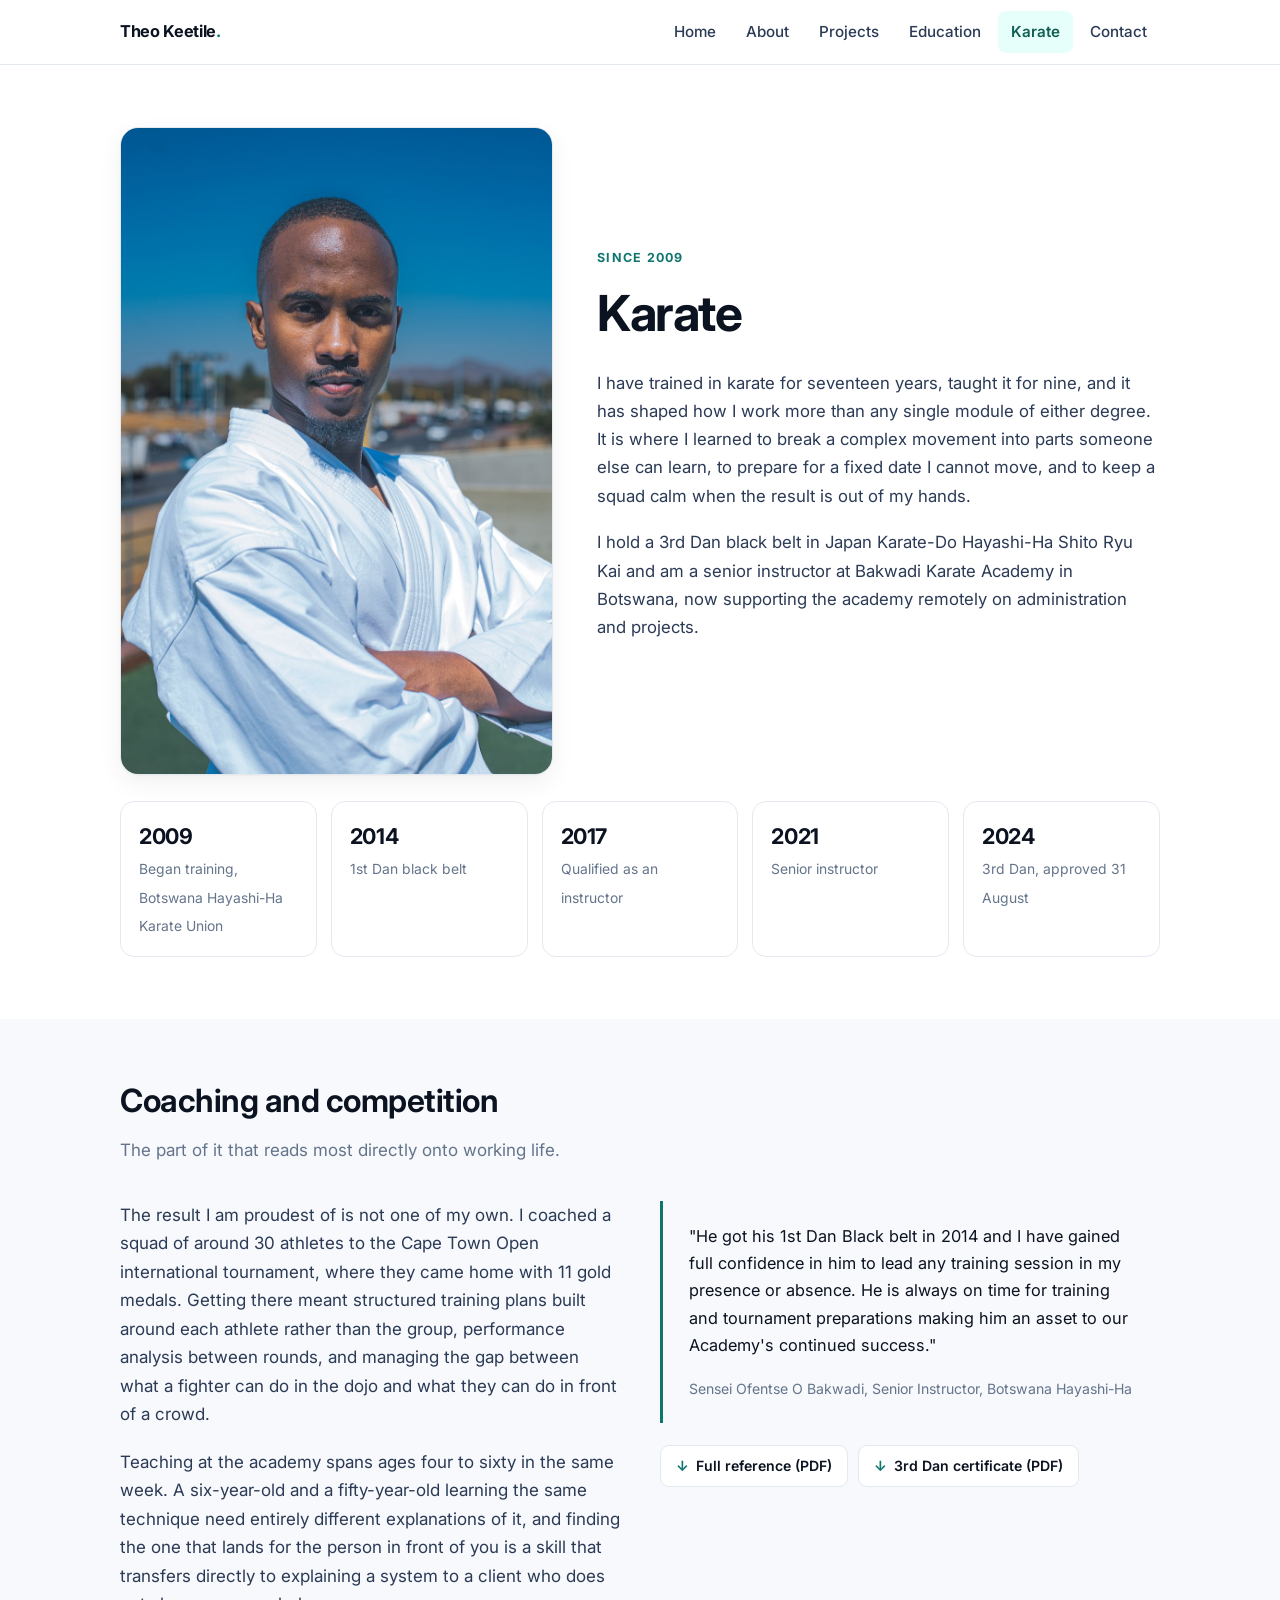
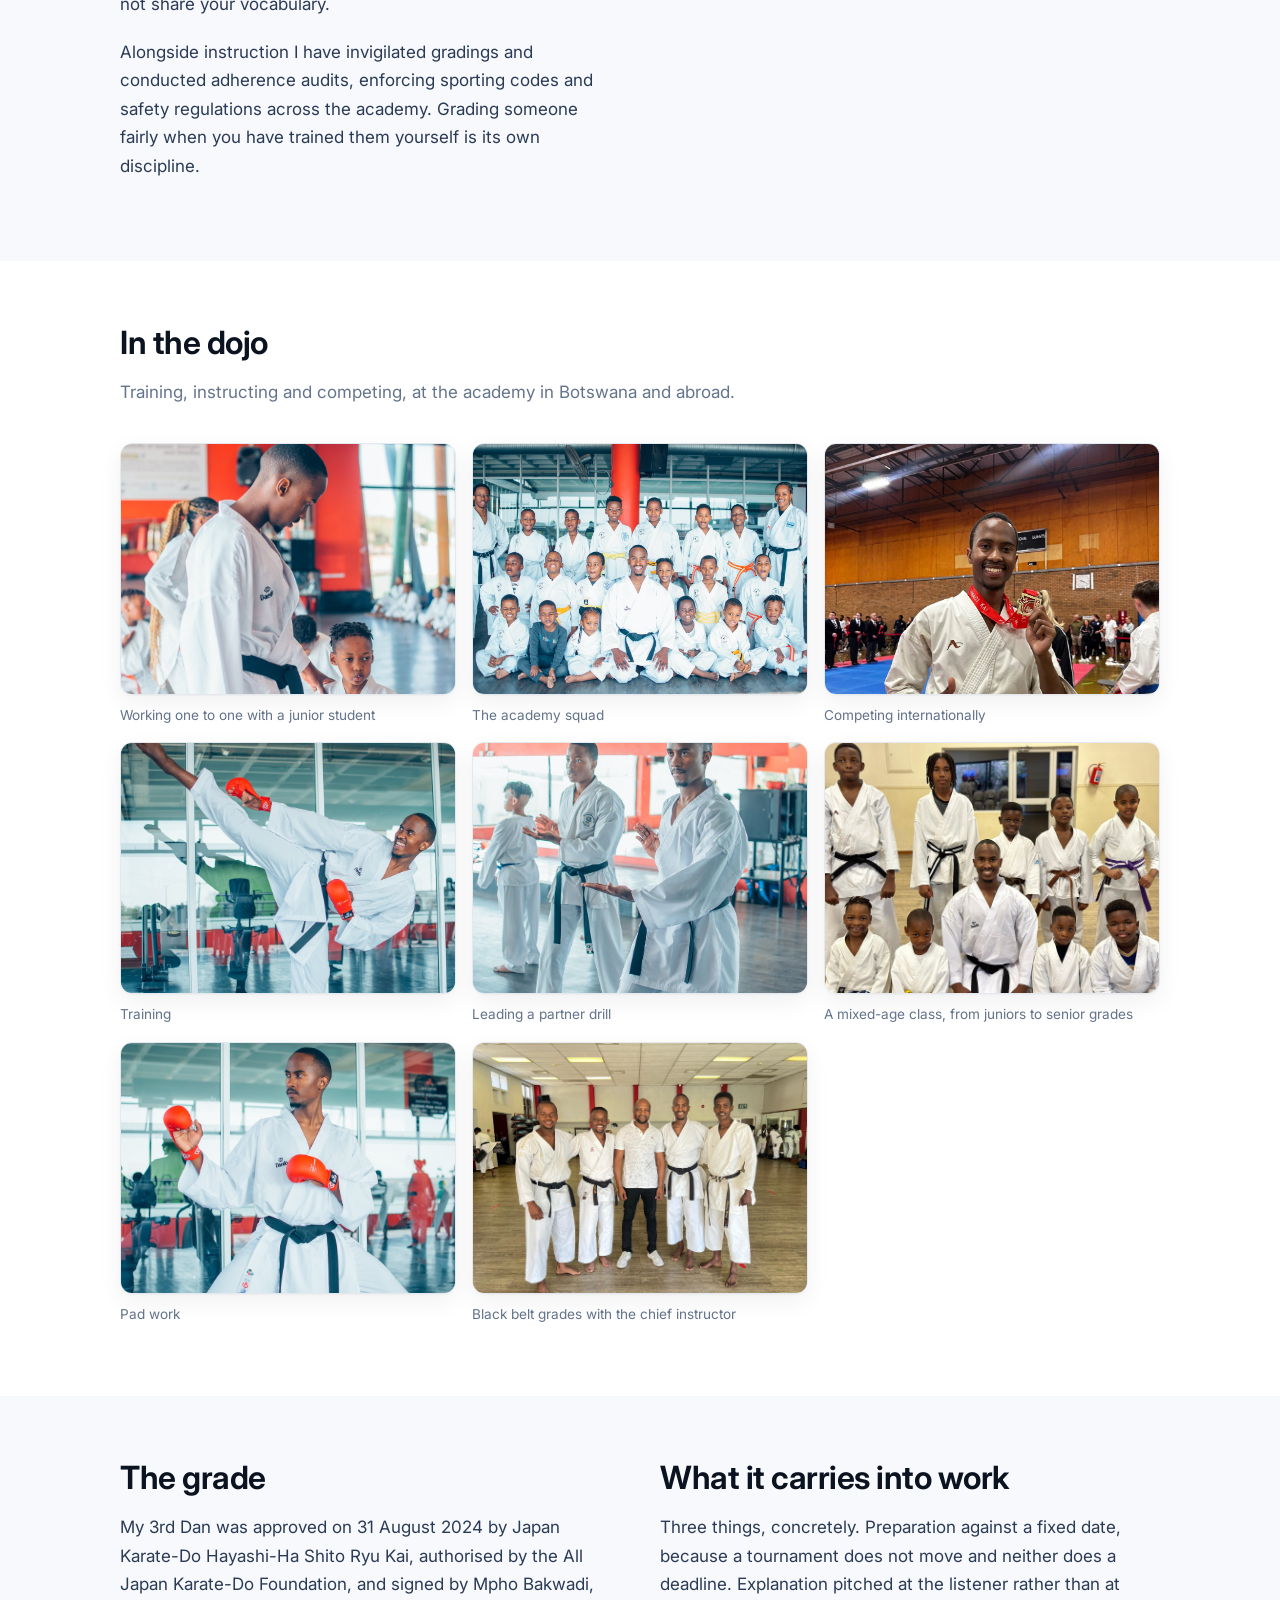
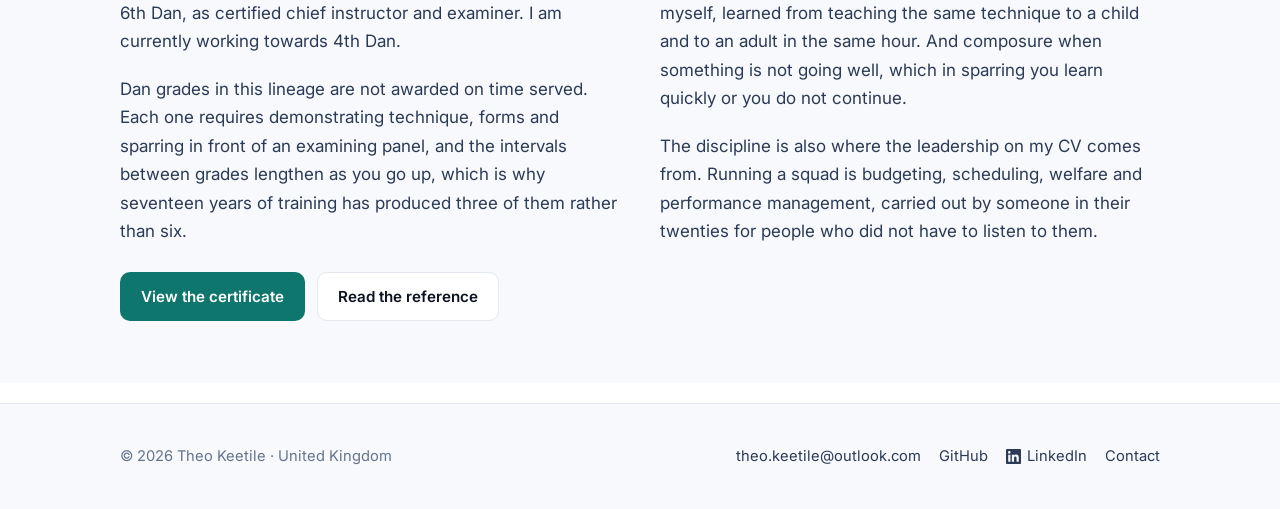
<file: karate.html>
<!DOCTYPE html>
<html lang="en-GB">
<head>
<meta charset="utf-8">
<meta name="viewport" content="width=device-width, initial-scale=1">
<title>Karate - Theo Keetile</title>
<meta name="description" content="Seventeen years of karate: 3rd Dan black belt in Japan Karate-Do Hayashi-Ha Shito Ryu Kai, senior instructor at Bakwadi Karate Academy, and coach to a squad that won 11 gold medals at the Cape Town Open.">
<link rel="preconnect" href="https://fonts.googleapis.com">
<link rel="preconnect" href="https://fonts.gstatic.com" crossorigin>
<link href="https://fonts.googleapis.com/css2?family=Inter:wght@400;500;600;700&display=swap" rel="stylesheet">
<link rel="stylesheet" href="assets/css/style.css">
</head>
<body>
<a class="skip" href="#main">Skip to content</a>

<header class="site-header">
  <div class="container nav">
    <a class="brand" href="index.html">Theo Keetile<span>.</span></a>
    <button class="nav-toggle" aria-expanded="false" aria-controls="nav-links" aria-label="Menu">Menu</button>
    <ul class="nav-links" id="nav-links">
      <li><a href="index.html">Home</a></li>
      <li><a href="about.html">About</a></li>
      <li><a href="projects.html">Projects</a></li>
      <li><a href="certifications.html">Education</a></li>
      <li><a href="karate.html" aria-current="page">Karate</a></li>
      <li><a href="contact.html">Contact</a></li>
    </ul>
  </div>
</header>

<main id="main">

<section class="section">
  <div class="container">
    <div class="karate-hero">
      <div class="karate-portrait">
        <img src="assets/img/karate/portrait-gi.jpg" alt="Theo Keetile in a karate gi with a black belt" loading="eager">
      </div>
      <div>
        <span class="eyebrow">Since 2009</span>
        <h1>Karate</h1>
        <p class="lead">I have trained in karate for seventeen years, taught it for nine, and it has shaped how I work more than any single module of either degree. It is where I learned to break a complex movement into parts someone else can learn, to prepare for a fixed date I cannot move, and to keep a squad calm when the result is out of my hands.</p>
        <p class="lead">I hold a 3rd Dan black belt in Japan Karate-Do Hayashi-Ha Shito Ryu Kai and am a senior instructor at Bakwadi Karate Academy in Botswana, now supporting the academy remotely on administration and projects.</p>
      </div>
    </div>

    <ul class="rank-row">
      <li><strong>2009</strong><span>Began training, Botswana Hayashi-Ha Karate Union</span></li>
      <li><strong>2014</strong><span>1st Dan black belt</span></li>
      <li><strong>2017</strong><span>Qualified as an instructor</span></li>
      <li><strong>2021</strong><span>Senior instructor</span></li>
      <li><strong>2024</strong><span>3rd Dan, approved 31 August</span></li>
    </ul>
  </div>
</section>

<section class="section section-soft">
  <div class="container">
    <div class="section-head">
      <h2>Coaching and competition</h2>
      <p>The part of it that reads most directly onto working life.</p>
    </div>
    <div class="split">
      <div>
        <p>The result I am proudest of is not one of my own. I coached a squad of around 30 athletes to the Cape Town Open international tournament, where they came home with 11 gold medals. Getting there meant structured training plans built around each athlete rather than the group, performance analysis between rounds, and managing the gap between what a fighter can do in the dojo and what they can do in front of a crowd.</p>
        <p>Teaching at the academy spans ages four to sixty in the same week. A six-year-old and a fifty-year-old learning the same technique need entirely different explanations of it, and finding the one that lands for the person in front of you is a skill that transfers directly to explaining a system to a client who does not share your vocabulary.</p>
        <p>Alongside instruction I have invigilated gradings and conducted adherence audits, enforcing sporting codes and safety regulations across the academy. Grading someone fairly when you have trained them yourself is its own discipline.</p>
      </div>
      <div>
        <blockquote class="ref">
          <p>"He got his 1st Dan Black belt in 2014 and I have gained full confidence in him to lead any training session in my presence or absence. He is always on time for training and tournament preparations making him an asset to our Academy's continued success."</p>
          <cite>Sensei Ofentse O Bakwadi, Senior Instructor, Botswana Hayashi-Ha</cite>
        </blockquote>
        <div class="links" style="margin-top:22px">
          <a class="link-chip" href="assets/docs/karate-reference.pdf">Full reference (PDF)</a>
          <a class="link-chip" href="assets/docs/karate-3rd-dan-certificate.pdf">3rd Dan certificate (PDF)</a>
        </div>
      </div>
    </div>
  </div>
</section>

<section class="section">
  <div class="container">
    <div class="section-head">
      <h2>In the dojo</h2>
      <p>Training, instructing and competing, at the academy in Botswana and abroad.</p>
    </div>
    <div class="gallery">
      <figure>
        <img src="assets/img/karate/instructing.jpg" alt="Theo Keetile guiding a young student through a stance during a class" loading="lazy">
        <figcaption>Working one to one with a junior student</figcaption>
      </figure>
      <figure>
        <img src="assets/img/karate/squad.jpg" alt="A large squad of karateka in gi seated and standing together for a group photograph" loading="lazy">
        <figcaption>The academy squad</figcaption>
      </figure>
      <figure>
        <img src="assets/img/karate/medal.jpg" alt="Theo Keetile holding a medal at a tournament venue" loading="lazy">
        <figcaption>Competing internationally</figcaption>
      </figure>
      <figure>
        <img src="assets/img/karate/kick.jpg" alt="Theo Keetile executing a high kick during training" loading="lazy">
        <figcaption>Training</figcaption>
      </figure>
      <figure>
        <img src="assets/img/karate/partner-drill.jpg" alt="Theo Keetile leading two students through a partner drill" loading="lazy">
        <figcaption>Leading a partner drill</figcaption>
      </figure>
      <figure>
        <img src="assets/img/karate/class-group.jpg" alt="A mixed group of adult and junior karateka photographed together after a session" loading="lazy">
        <figcaption>A mixed-age class, from juniors to senior grades</figcaption>
      </figure>
      <figure>
        <img src="assets/img/karate/stance.jpg" alt="Theo Keetile holding a guard position with focus mitts during training" loading="lazy">
        <figcaption>Pad work</figcaption>
      </figure>
      <figure>
        <img src="assets/img/karate/black-belts.jpg" alt="A line of black belt karateka standing with their instructor" loading="lazy">
        <figcaption>Black belt grades with the chief instructor</figcaption>
      </figure>
    </div>
  </div>
</section>

<section class="section section-soft">
  <div class="container">
    <div class="split">
      <div>
        <h2>The grade</h2>
        <p>My 3rd Dan was approved on 31 August 2024 by Japan Karate-Do Hayashi-Ha Shito Ryu Kai, authorised by the All Japan Karate-Do Foundation, and signed by Mpho Bakwadi, 6th Dan, as certified chief instructor and examiner. I am currently working towards 4th Dan.</p>
        <p>Dan grades in this lineage are not awarded on time served. Each one requires demonstrating technique, forms and sparring in front of an examining panel, and the intervals between grades lengthen as you go up, which is why seventeen years of training has produced three of them rather than six.</p>
        <div class="btn-row">
          <a class="btn btn-primary" href="assets/docs/karate-3rd-dan-certificate.pdf">View the certificate</a>
          <a class="btn btn-ghost" href="assets/docs/karate-reference.pdf">Read the reference</a>
        </div>
      </div>
      <div>
        <h2>What it carries into work</h2>
        <p>Three things, concretely. Preparation against a fixed date, because a tournament does not move and neither does a deadline. Explanation pitched at the listener rather than at myself, learned from teaching the same technique to a child and to an adult in the same hour. And composure when something is not going well, which in sparring you learn quickly or you do not continue.</p>
        <p>The discipline is also where the leadership on my CV comes from. Running a squad is budgeting, scheduling, welfare and performance management, carried out by someone in their twenties for people who did not have to listen to them.</p>
      </div>
    </div>
  </div>
</section>

</main>

<footer class="site-footer">
  <div class="container footer-grid">
    <div>&copy; 2026 Theo Keetile &middot; United Kingdom</div>
    <div class="footer-links">
      <a href="mailto:theo.keetile@outlook.com">theo.keetile@outlook.com</a>
      <a href="https://github.com/TheoKeetile" rel="noopener">GitHub</a>
      <a href="https://www.linkedin.com/in/theo-keetile-388113287/" rel="noopener"><svg viewBox="0 0 24 24" fill="currentColor" aria-hidden="true" focusable="false"><path d="M20.45 20.45h-3.56v-5.57c0-1.33-.03-3.04-1.85-3.04-1.86 0-2.14 1.45-2.14 2.94v5.67H9.35V9h3.41v1.56h.04c.48-.9 1.64-1.85 3.37-1.85 3.6 0 4.27 2.37 4.27 5.45v6.29zM5.34 7.43a2.07 2.07 0 1 1 0-4.13 2.07 2.07 0 0 1 0 4.13zM7.12 20.45H3.56V9h3.56v11.45zM22.22 0H1.77C.79 0 0 .77 0 1.72v20.56C0 23.23.79 24 1.77 24h20.45c.98 0 1.78-.77 1.78-1.72V1.72C24 .77 23.2 0 22.22 0z"/></svg>LinkedIn</a>
      <a href="contact.html">Contact</a>
    </div>
  </div>
</footer>

<script src="assets/js/site.js" defer></script>
</body>
</html>
</file>
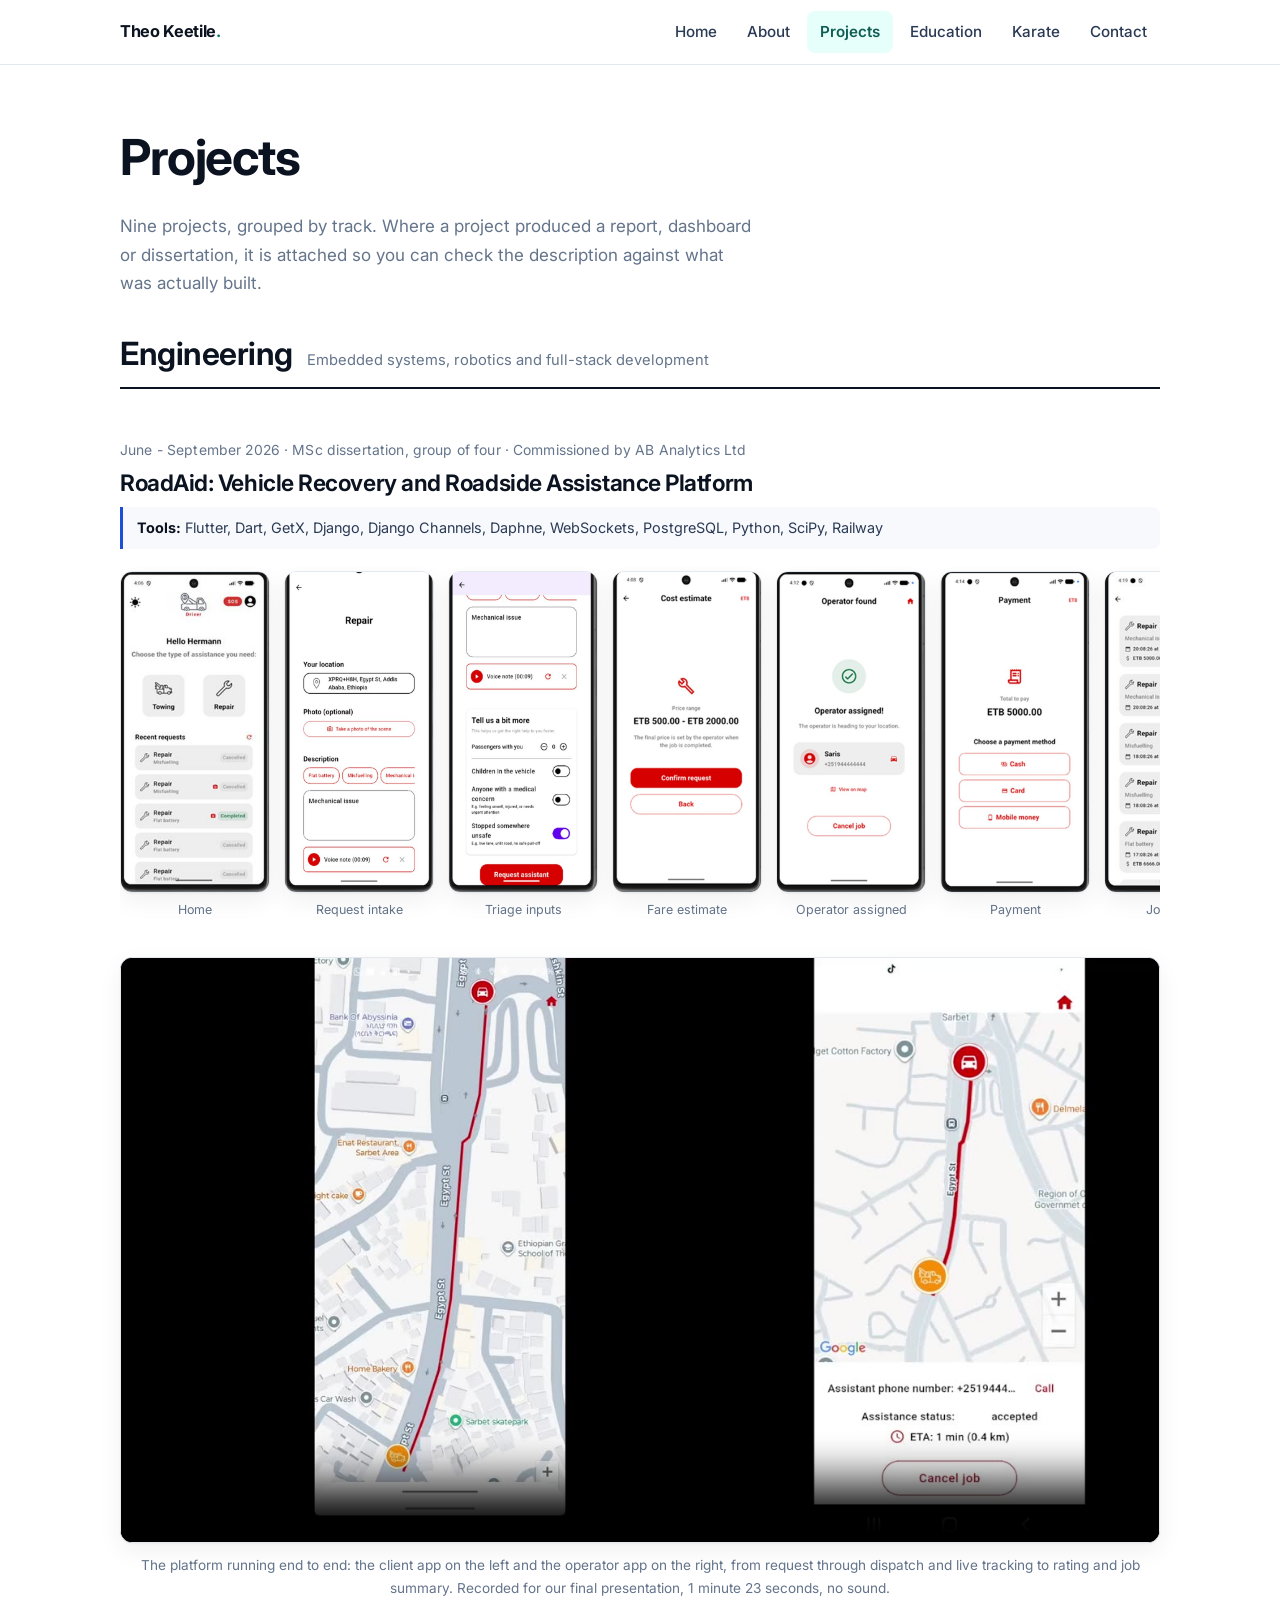
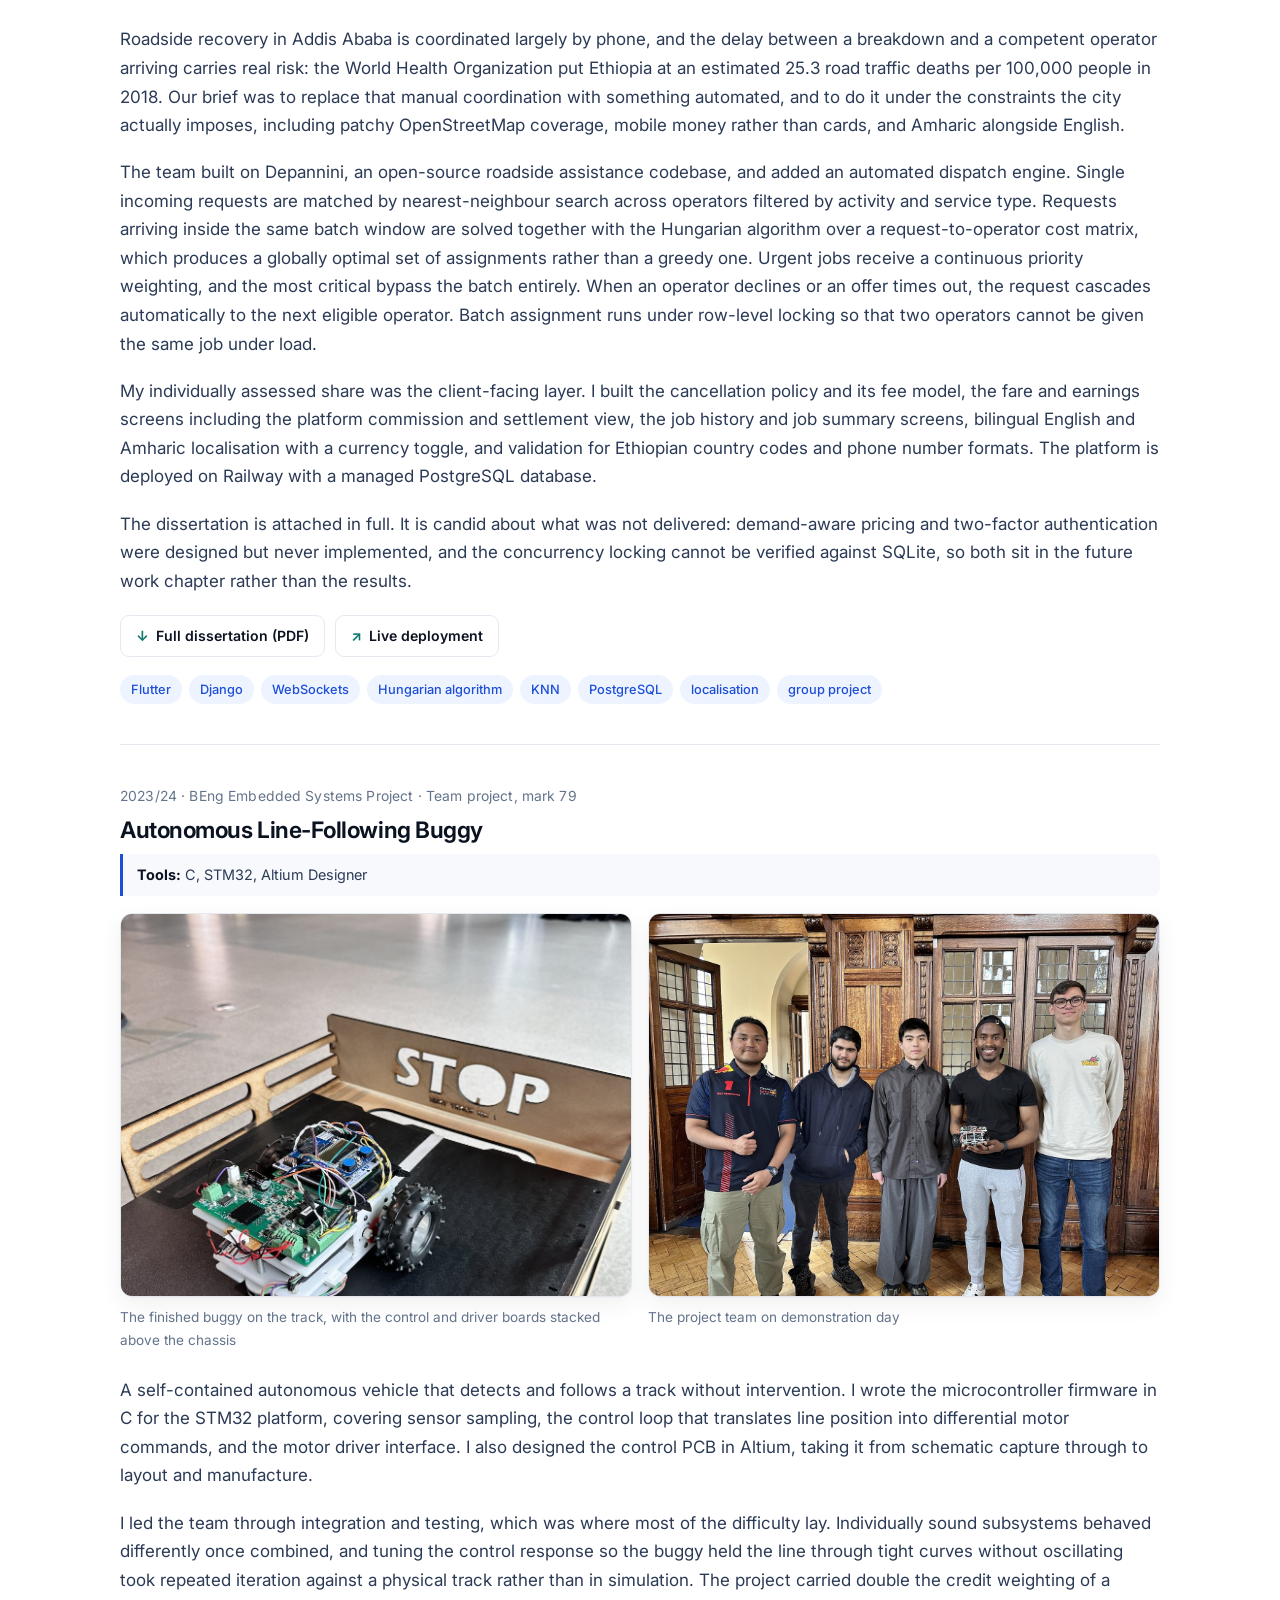
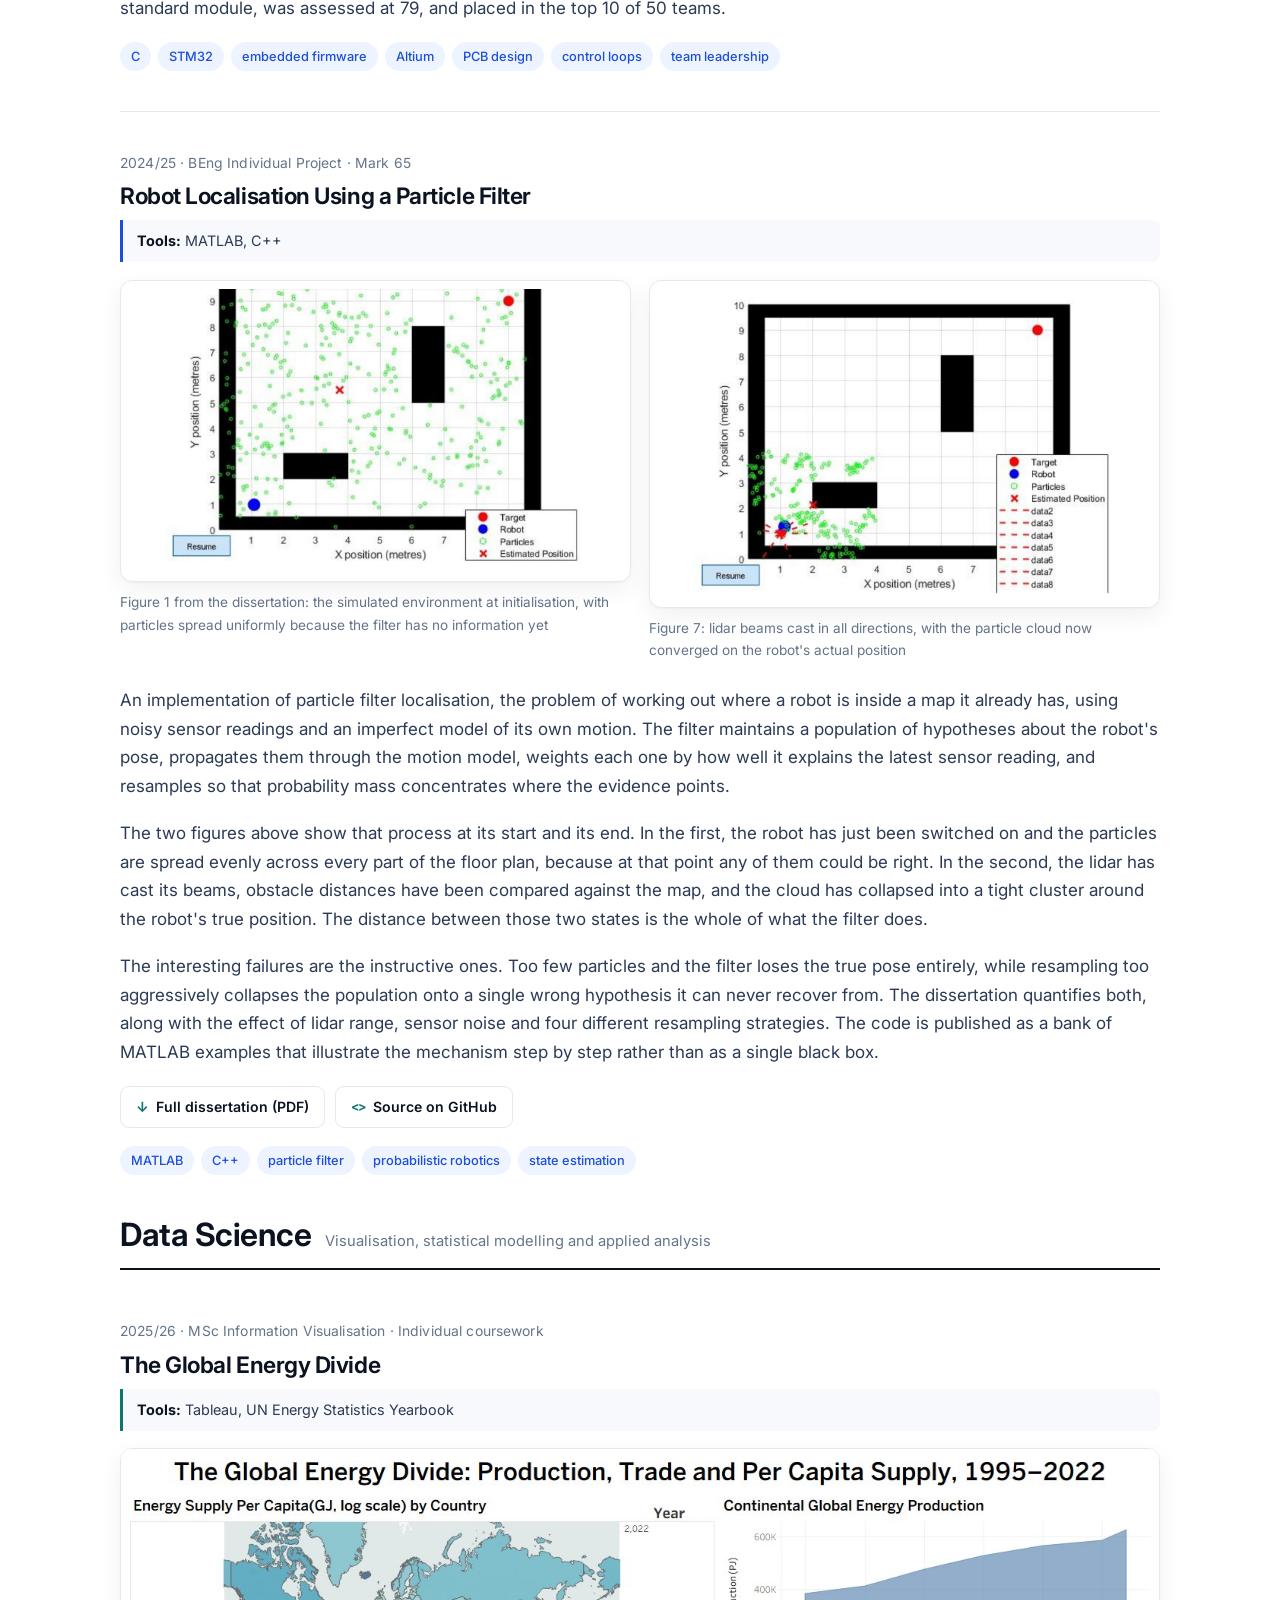
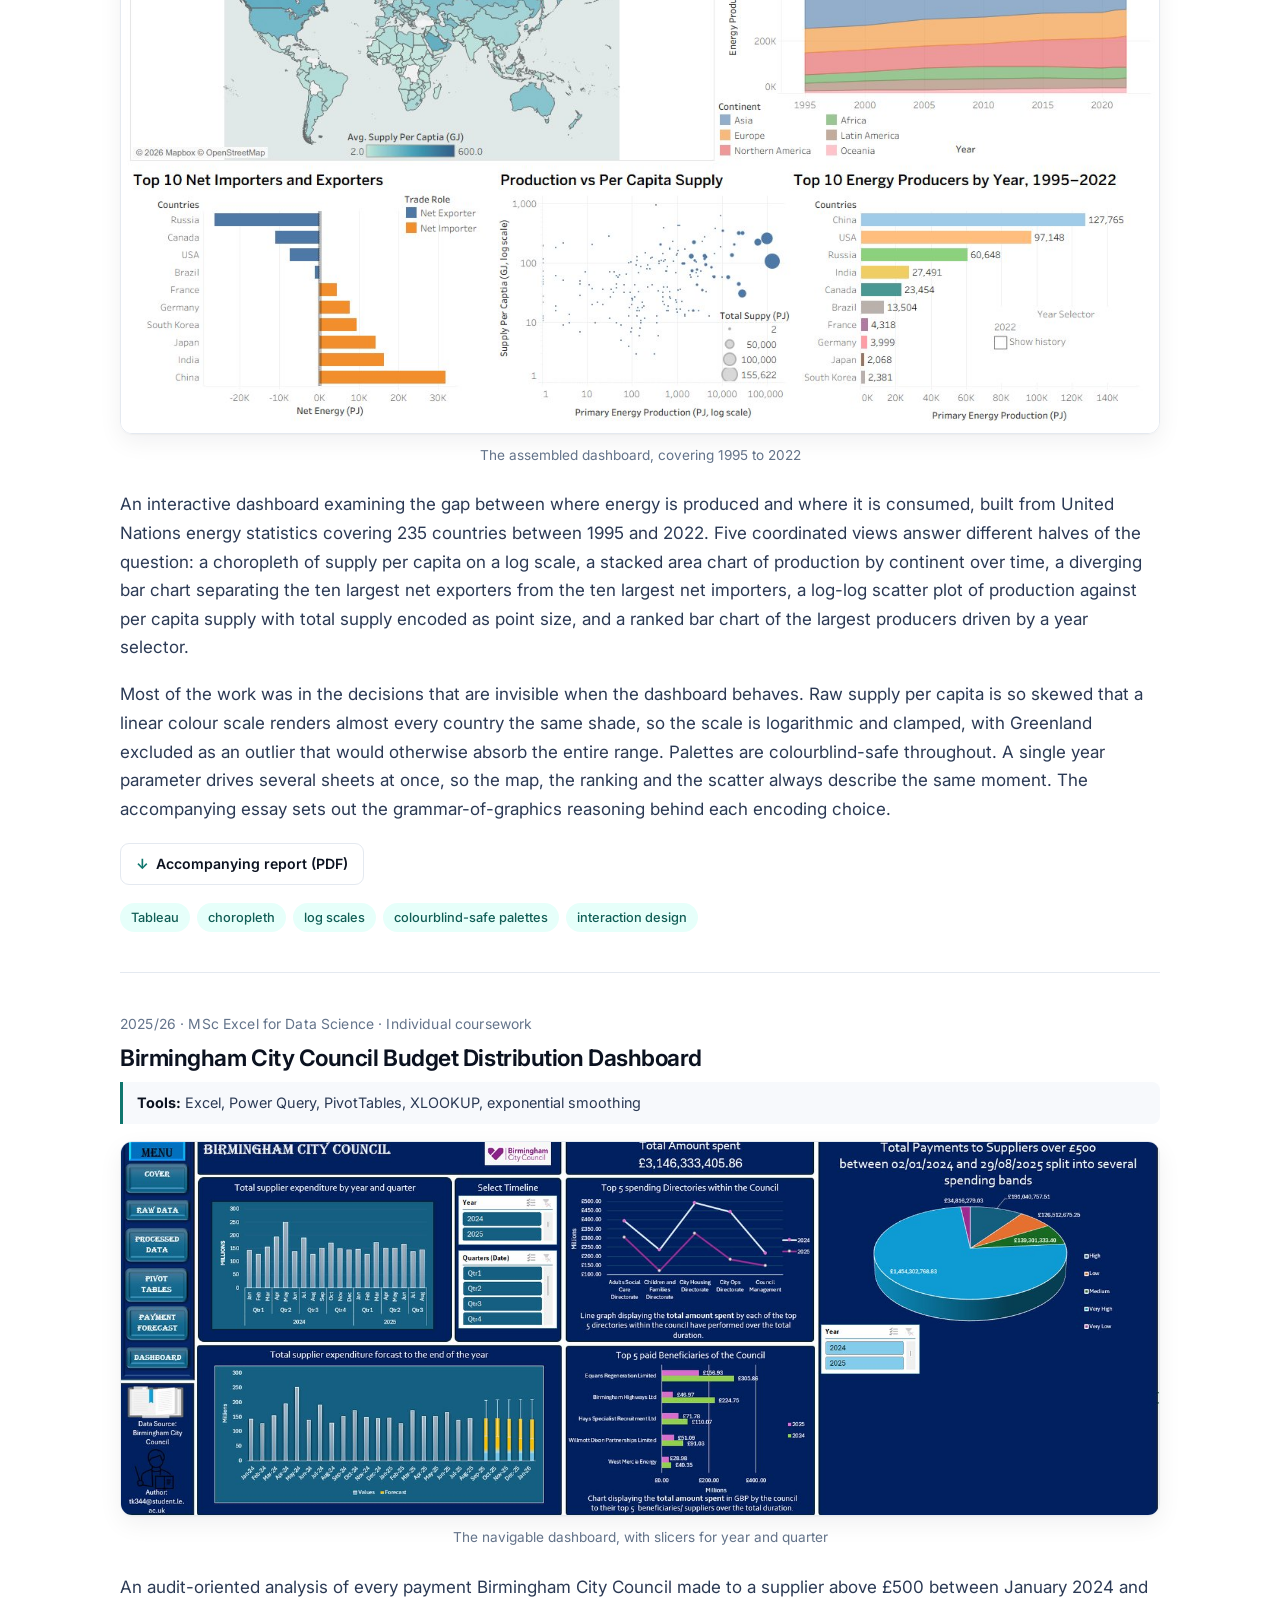
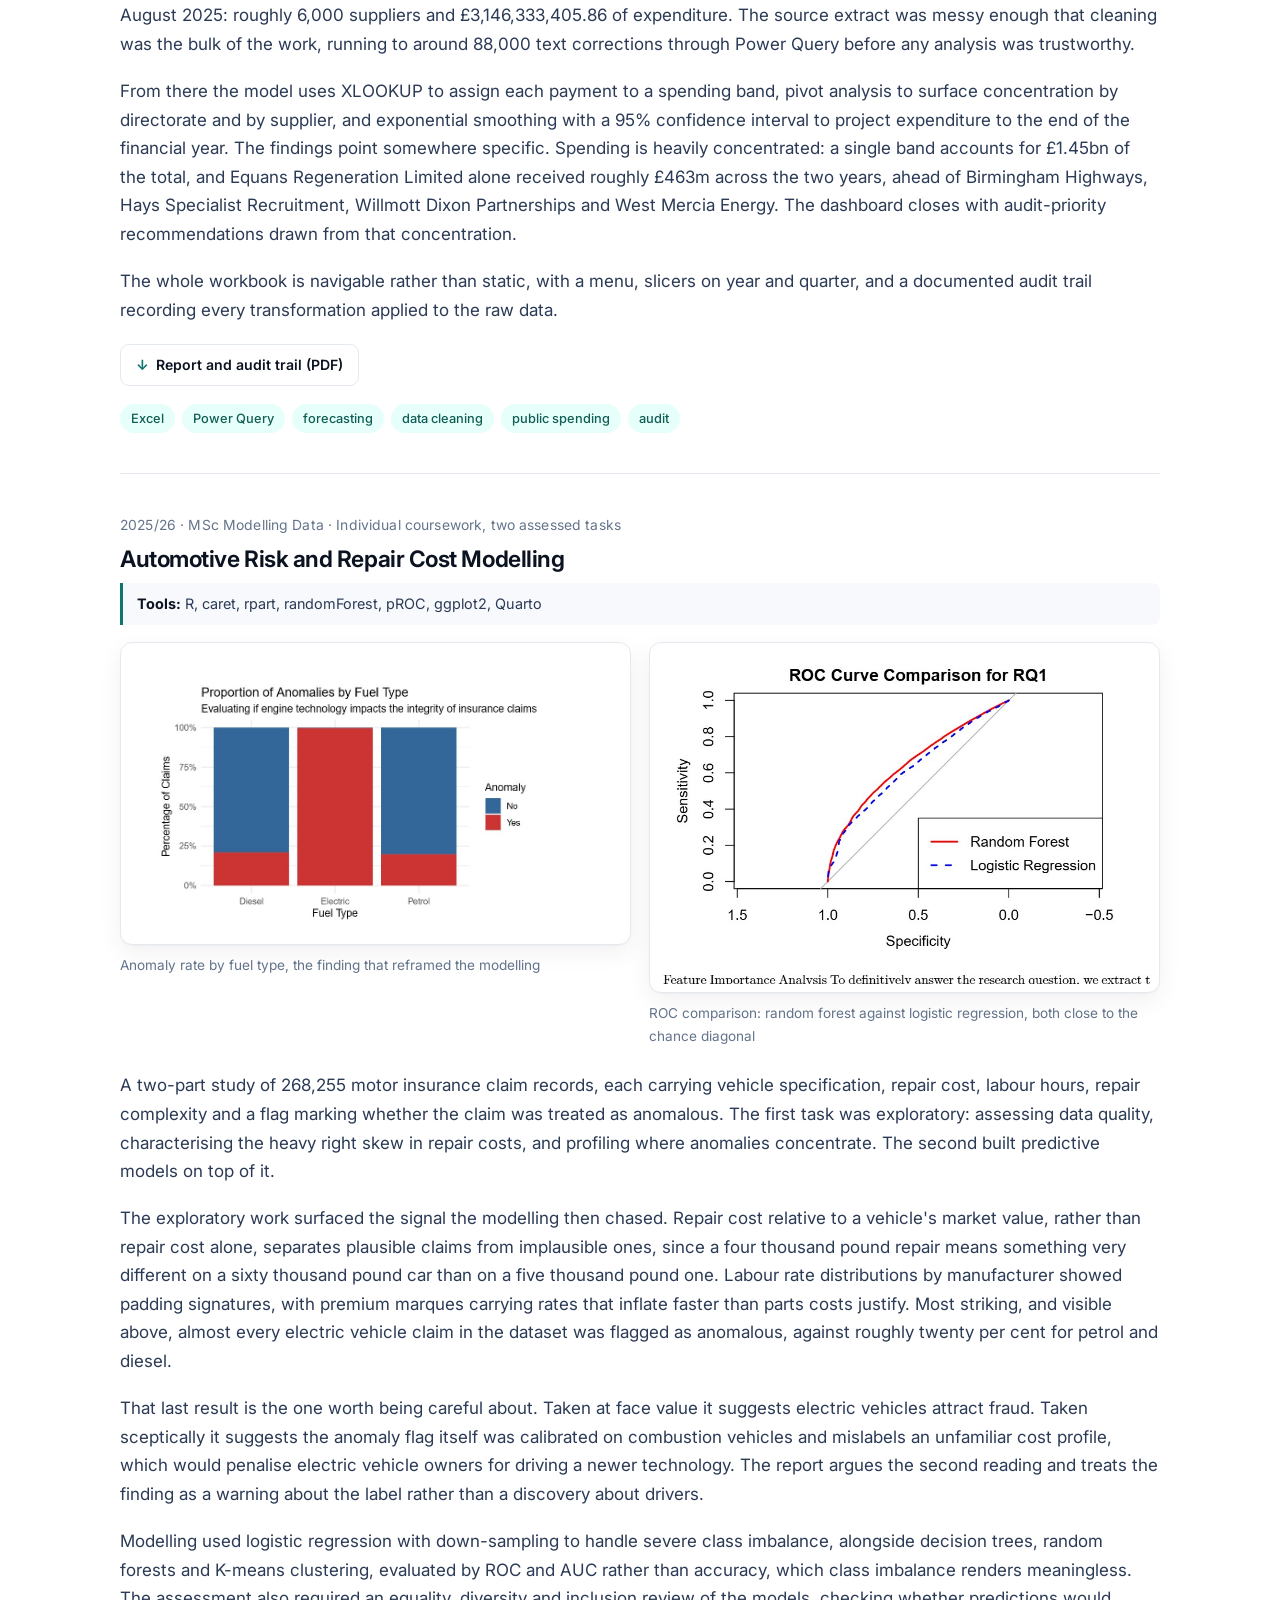
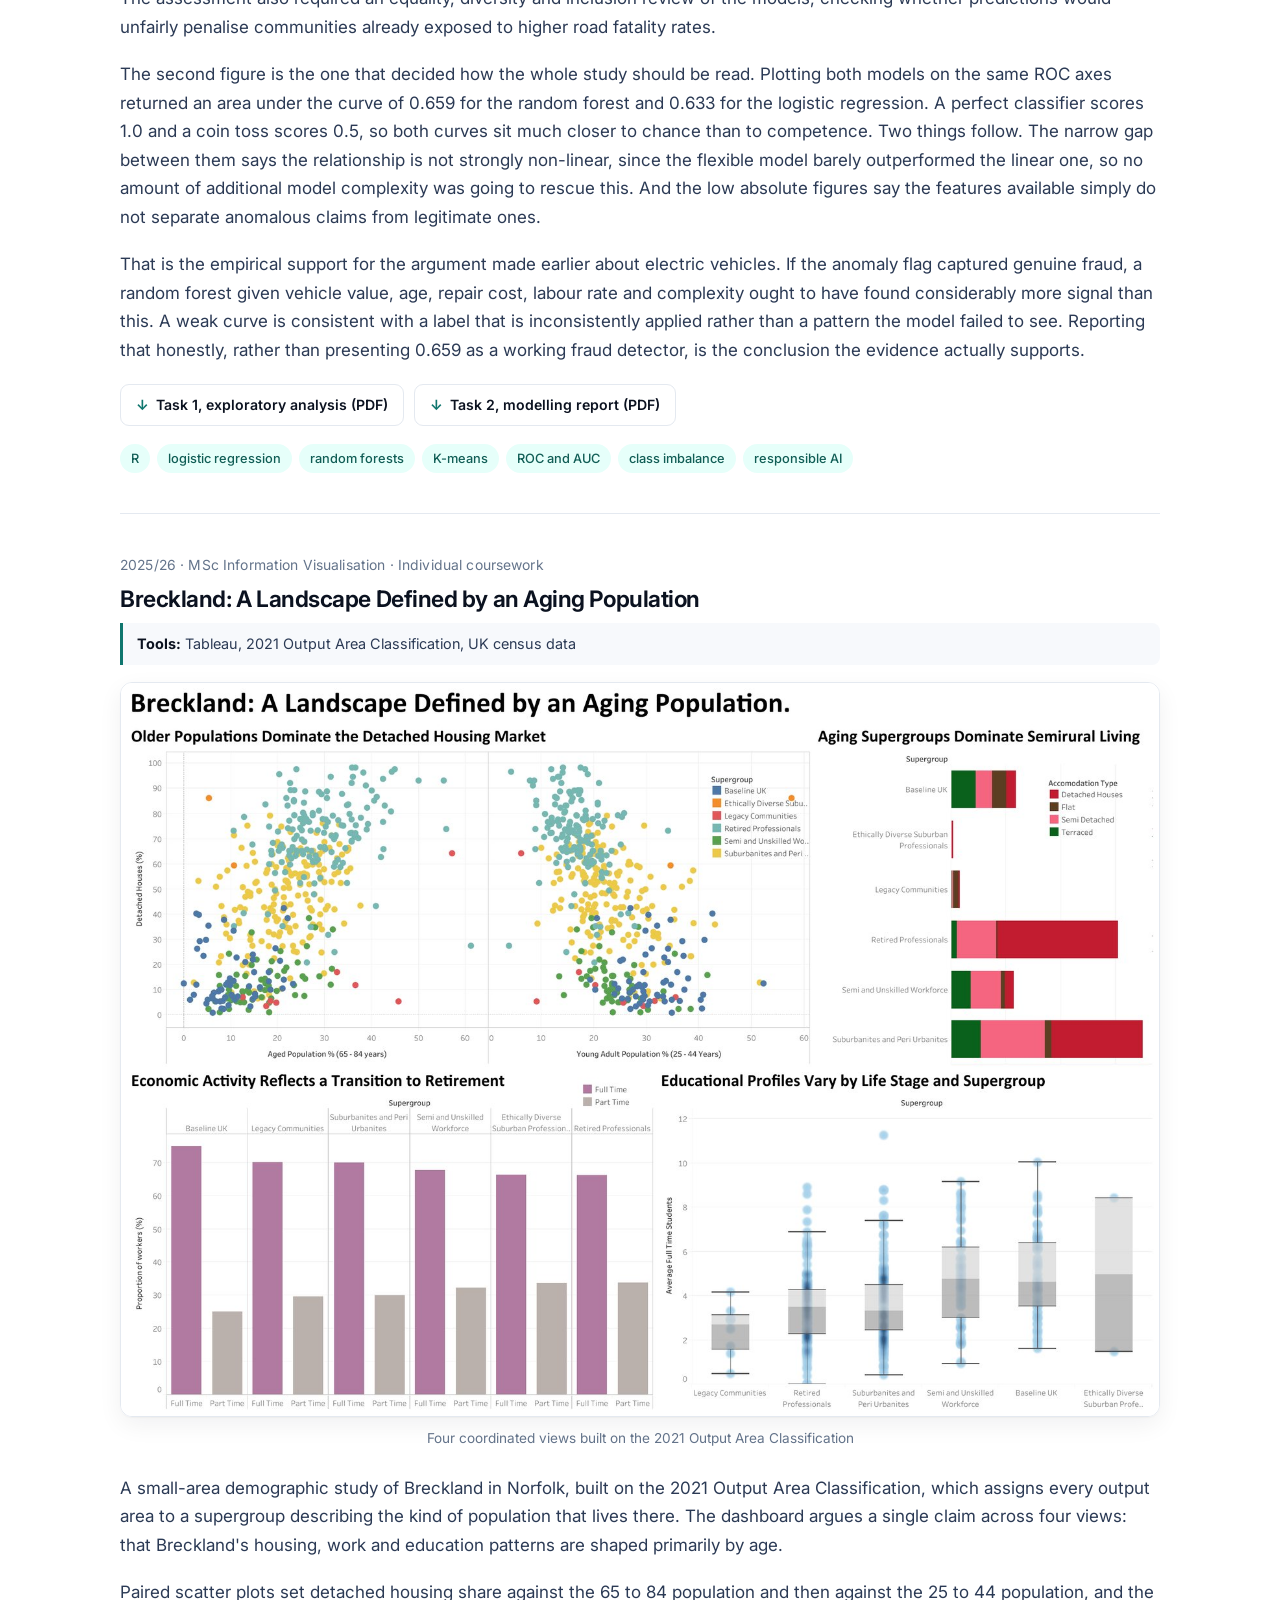
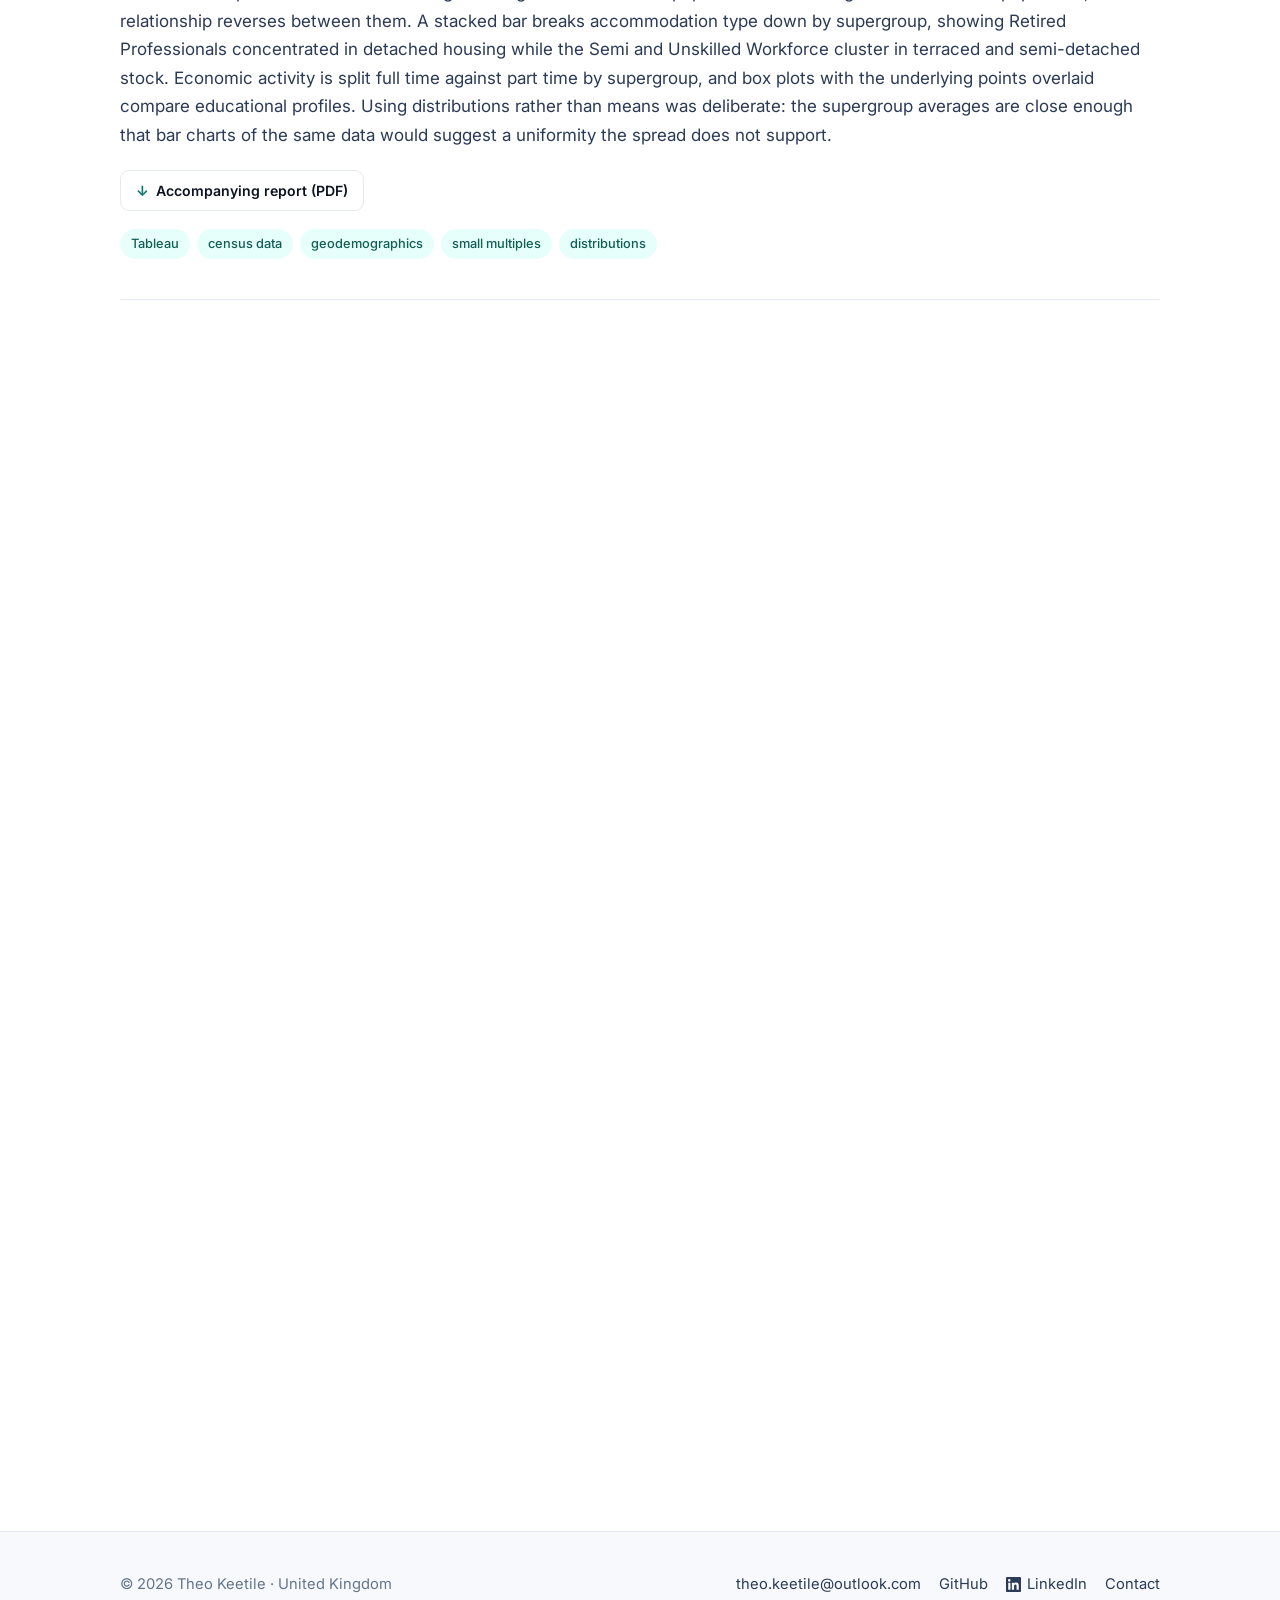
<file: projects.html>
<!DOCTYPE html>
<html lang="en-GB">
<head>
<meta charset="utf-8">
<meta name="viewport" content="width=device-width, initial-scale=1">
<title>Projects - Theo Keetile</title>
<meta name="description" content="Nine projects by Theo Keetile across embedded systems, robotics, full-stack development, dashboards and statistical modelling, each with the report or dashboard it produced.">
<link rel="preconnect" href="https://fonts.googleapis.com">
<link rel="preconnect" href="https://fonts.gstatic.com" crossorigin>
<link href="https://fonts.googleapis.com/css2?family=Inter:wght@400;500;600;700&display=swap" rel="stylesheet">
<link rel="stylesheet" href="assets/css/style.css">
</head>
<body>
<a class="skip" href="#main">Skip to content</a>

<header class="site-header">
  <div class="container nav">
    <a class="brand" href="index.html">Theo Keetile<span>.</span></a>
    <button class="nav-toggle" aria-expanded="false" aria-controls="nav-links" aria-label="Menu">Menu</button>
    <ul class="nav-links" id="nav-links">
      <li><a href="index.html">Home</a></li>
      <li><a href="about.html">About</a></li>
      <li><a href="projects.html" aria-current="page">Projects</a></li>
      <li><a href="certifications.html">Education</a></li>
      <li><a href="karate.html">Karate</a></li>
      <li><a href="contact.html">Contact</a></li>
    </ul>
  </div>
</header>

<main id="main">
<section class="section">
  <div class="container">

    <div class="section-head">
      <h1>Projects</h1>
      <p>Nine projects, grouped by track. Where a project produced a report, dashboard or dissertation, it is attached so you can check the description against what was actually built.</p>
    </div>

    <!-- ================= ENGINEERING ================= -->
    <div class="track-eng">

      <div class="track-head">
        <h2>Engineering</h2>
        <span>Embedded systems, robotics and full-stack development</span>
      </div>

      <article class="project" id="roadaid">
        <p class="project-meta">June - September 2026 &middot; MSc dissertation, group of four &middot; Commissioned by AB Analytics Ltd</p>
        <h3>RoadAid: Vehicle Recovery and Roadside Assistance Platform</h3>
        <p class="tools"><strong>Tools:</strong> Flutter, Dart, GetX, Django, Django Channels, Daphne, WebSockets, PostgreSQL, Python, SciPy, Railway</p>

        <div class="shots">
          <figure><img src="assets/img/roadaid/home.jpg" alt="Client app home screen offering towing or repair, above a list of recent requests" loading="lazy" width="476" height="1030"><figcaption>Home</figcaption></figure>
          <figure><img src="assets/img/roadaid/request.jpg" alt="Repair request screen with location, optional photo, description and voice note" loading="lazy" width="476" height="1030"><figcaption>Request intake</figcaption></figure>
          <figure><img src="assets/img/roadaid/triage.jpg" alt="Triage questions covering passengers, children in the vehicle, medical concern and unsafe stopping" loading="lazy" width="476" height="1030"><figcaption>Triage inputs</figcaption></figure>
          <figure><img src="assets/img/roadaid/estimate.jpg" alt="Cost estimate screen showing a price range in Ethiopian birr" loading="lazy" width="476" height="1030"><figcaption>Fare estimate</figcaption></figure>
          <figure><img src="assets/img/roadaid/assigned.jpg" alt="Operator assigned screen with operator name, rating and estimated arrival" loading="lazy" width="476" height="1030"><figcaption>Operator assigned</figcaption></figure>
          <figure><img src="assets/img/roadaid/payment.jpg" alt="Payment screen offering cash, card and mobile money" loading="lazy" width="476" height="1030"><figcaption>Payment</figcaption></figure>
          <figure><img src="assets/img/roadaid/history.jpg" alt="Job history list showing completed and cancelled jobs with dates, distances and amounts" loading="lazy" width="476" height="1030"><figcaption>Job history</figcaption></figure>
          <figure><img src="assets/img/roadaid/job-summary.jpg" alt="Job summary showing request details, attachments, times, locations and payment" loading="lazy" width="476" height="1030"><figcaption>Job summary</figcaption></figure>
          <figure><img src="assets/img/roadaid/earnings.jpg" alt="Operator earnings and fees screen showing jobs completed, total earnings, platform fee and outstanding balance" loading="lazy" width="476" height="1030"><figcaption>Earnings and fees</figcaption></figure>
          <figure><img src="assets/img/roadaid/settings.jpg" alt="Settings menu with language selection, history, change password and privacy policy" loading="lazy" width="476" height="1030"><figcaption>Settings menu</figcaption></figure>
        </div>

        <figure class="video-figure">
          <video controls preload="metadata" playsinline
                 poster="assets/video/roadaid-demo-poster.jpg"
                 width="1920" height="1080">
            <source src="assets/video/roadaid-demo.mp4" type="video/mp4">
            <p class="video-fallback">Your browser cannot play this video.
              <a href="assets/video/roadaid-demo.mp4">Download the demonstration (MP4)</a> instead.</p>
          </video>
          <figcaption>The platform running end to end: the client app on the left and the operator app on the right, from request through dispatch and live tracking to rating and job summary. Recorded for our final presentation, 1 minute 23 seconds, no sound.</figcaption>
        </figure>

        <p>Roadside recovery in Addis Ababa is coordinated largely by phone, and the delay between a breakdown and a competent operator arriving carries real risk: the World Health Organization put Ethiopia at an estimated 25.3 road traffic deaths per 100,000 people in 2018. Our brief was to replace that manual coordination with something automated, and to do it under the constraints the city actually imposes, including patchy OpenStreetMap coverage, mobile money rather than cards, and Amharic alongside English.</p>

        <p>The team built on Depannini, an open-source roadside assistance codebase, and added an automated dispatch engine. Single incoming requests are matched by nearest-neighbour search across operators filtered by activity and service type. Requests arriving inside the same batch window are solved together with the Hungarian algorithm over a request-to-operator cost matrix, which produces a globally optimal set of assignments rather than a greedy one. Urgent jobs receive a continuous priority weighting, and the most critical bypass the batch entirely. When an operator declines or an offer times out, the request cascades automatically to the next eligible operator. Batch assignment runs under row-level locking so that two operators cannot be given the same job under load.</p>

        <p>My individually assessed share was the client-facing layer. I built the cancellation policy and its fee model, the fare and earnings screens including the platform commission and settlement view, the job history and job summary screens, bilingual English and Amharic localisation with a currency toggle, and validation for Ethiopian country codes and phone number formats. The platform is deployed on Railway with a managed PostgreSQL database.</p>

        <p>The dissertation is attached in full. It is candid about what was not delivered: demand-aware pricing and two-factor authentication were designed but never implemented, and the concurrency locking cannot be verified against SQLite, so both sit in the future work chapter rather than the results.</p>

        <div class="links">
          <a class="link-chip" href="assets/docs/roadaid-dissertation.pdf">Full dissertation (PDF)</a>
          <a class="link-chip ext" href="https://roadside-recovery-production.up.railway.app/" rel="noopener">Live deployment</a>
        </div>
        <ul class="tags">
          <li>Flutter</li><li>Django</li><li>WebSockets</li><li>Hungarian algorithm</li><li>KNN</li><li>PostgreSQL</li><li>localisation</li><li>group project</li>
        </ul>
      </article>

      <article class="project" id="buggy">
        <p class="project-meta">2023/24 &middot; BEng Embedded Systems Project &middot; Team project, mark 79</p>
        <h3>Autonomous Line-Following Buggy</h3>
        <p class="tools"><strong>Tools:</strong> C, STM32, Altium Designer</p>

        <div class="gallery" style="grid-template-columns:repeat(2,1fr);margin-bottom:24px">
          <figure>
            <img src="assets/img/projects/buggy-vehicle.jpg" alt="The line-following buggy on the competition track, stacked control and driver PCBs visible above the chassis, approaching a laser-cut STOP marker" loading="lazy">
            <figcaption>The finished buggy on the track, with the control and driver boards stacked above the chassis</figcaption>
          </figure>
          <figure>
            <img src="assets/img/projects/buggy-team.jpg" alt="The five-person project team standing together, one member holding the completed buggy" loading="lazy">
            <figcaption>The project team on demonstration day</figcaption>
          </figure>
        </div>

        <p>A self-contained autonomous vehicle that detects and follows a track without intervention. I wrote the microcontroller firmware in C for the STM32 platform, covering sensor sampling, the control loop that translates line position into differential motor commands, and the motor driver interface. I also designed the control PCB in Altium, taking it from schematic capture through to layout and manufacture.</p>
        <p>I led the team through integration and testing, which was where most of the difficulty lay. Individually sound subsystems behaved differently once combined, and tuning the control response so the buggy held the line through tight curves without oscillating took repeated iteration against a physical track rather than in simulation. The project carried double the credit weighting of a standard module, was assessed at 79, and placed in the top 10 of 50 teams.</p>
        <ul class="tags">
          <li>C</li><li>STM32</li><li>embedded firmware</li><li>Altium</li><li>PCB design</li><li>control loops</li><li>team leadership</li>
        </ul>
      </article>

      <article class="project" id="particle-filter">
        <p class="project-meta">2024/25 &middot; BEng Individual Project &middot; Mark 65</p>
        <h3>Robot Localisation Using a Particle Filter</h3>
        <p class="tools"><strong>Tools:</strong> MATLAB, C++</p>

        <div class="figpair">
          <figure>
            <img src="assets/img/projects/pf-environment.jpg" alt="Simulation map showing the robot in blue at the lower left, the target in red at the upper right, two rectangular obstacles, and several hundred green particles scattered across the whole floor plan" loading="lazy">
            <figcaption>Figure 1 from the dissertation: the simulated environment at initialisation, with particles spread uniformly because the filter has no information yet</figcaption>
          </figure>
          <figure>
            <img src="assets/img/projects/pf-lidar-beams.jpg" alt="The same simulation map with red lidar beams radiating from the robot in all directions, and the particle cloud now collapsed into a dense cluster around the robot's position" loading="lazy">
            <figcaption>Figure 7: lidar beams cast in all directions, with the particle cloud now converged on the robot's actual position</figcaption>
          </figure>
        </div>

        <p>An implementation of particle filter localisation, the problem of working out where a robot is inside a map it already has, using noisy sensor readings and an imperfect model of its own motion. The filter maintains a population of hypotheses about the robot's pose, propagates them through the motion model, weights each one by how well it explains the latest sensor reading, and resamples so that probability mass concentrates where the evidence points.</p>
        <p>The two figures above show that process at its start and its end. In the first, the robot has just been switched on and the particles are spread evenly across every part of the floor plan, because at that point any of them could be right. In the second, the lidar has cast its beams, obstacle distances have been compared against the map, and the cloud has collapsed into a tight cluster around the robot's true position. The distance between those two states is the whole of what the filter does.</p>

        <p>The interesting failures are the instructive ones. Too few particles and the filter loses the true pose entirely, while resampling too aggressively collapses the population onto a single wrong hypothesis it can never recover from. The dissertation quantifies both, along with the effect of lidar range, sensor noise and four different resampling strategies. The code is published as a bank of MATLAB examples that illustrate the mechanism step by step rather than as a single black box.</p>
        <div class="links">
          <a class="link-chip" href="assets/docs/particle-filter-dissertation.pdf">Full dissertation (PDF)</a>
          <a class="link-chip code" href="https://github.com/TheoKeetile/Robot-localisation-using-a-particle-filter-" rel="noopener">Source on GitHub</a>
        </div>
        <ul class="tags">
          <li>MATLAB</li><li>C++</li><li>particle filter</li><li>probabilistic robotics</li><li>state estimation</li>
        </ul>
      </article>

    </div>

    <!-- ================= DATA SCIENCE ================= -->
    <div class="track-data">

      <div class="track-head">
        <h2>Data Science</h2>
        <span>Visualisation, statistical modelling and applied analysis</span>
      </div>

      <article class="project" id="energy">
        <p class="project-meta">2025/26 &middot; MSc Information Visualisation &middot; Individual coursework</p>
        <h3>The Global Energy Divide</h3>
        <p class="tools"><strong>Tools:</strong> Tableau, UN Energy Statistics Yearbook</p>
        <figure class="project-figure">
          <img src="assets/img/projects/energy-dashboard.jpg" alt="Tableau dashboard titled The Global Energy Divide, with a world choropleth of energy supply per capita, a stacked area chart of continental production, a diverging bar chart of net importers and exporters, a log-log scatter plot and a ranked bar chart of top producers" loading="lazy">
          <figcaption>The assembled dashboard, covering 1995 to 2022</figcaption>
        </figure>
        <p>An interactive dashboard examining the gap between where energy is produced and where it is consumed, built from United Nations energy statistics covering 235 countries between 1995 and 2022. Five coordinated views answer different halves of the question: a choropleth of supply per capita on a log scale, a stacked area chart of production by continent over time, a diverging bar chart separating the ten largest net exporters from the ten largest net importers, a log-log scatter plot of production against per capita supply with total supply encoded as point size, and a ranked bar chart of the largest producers driven by a year selector.</p>
        <p>Most of the work was in the decisions that are invisible when the dashboard behaves. Raw supply per capita is so skewed that a linear colour scale renders almost every country the same shade, so the scale is logarithmic and clamped, with Greenland excluded as an outlier that would otherwise absorb the entire range. Palettes are colourblind-safe throughout. A single year parameter drives several sheets at once, so the map, the ranking and the scatter always describe the same moment. The accompanying essay sets out the grammar-of-graphics reasoning behind each encoding choice.</p>
        <div class="links">
          <a class="link-chip" href="assets/docs/energy-dashboard-report.pdf">Accompanying report (PDF)</a>
        </div>
        <ul class="tags">
          <li>Tableau</li><li>choropleth</li><li>log scales</li><li>colourblind-safe palettes</li><li>interaction design</li>
        </ul>
      </article>

      <article class="project" id="budget">
        <p class="project-meta">2025/26 &middot; MSc Excel for Data Science &middot; Individual coursework</p>
        <h3>Birmingham City Council Budget Distribution Dashboard</h3>
        <p class="tools"><strong>Tools:</strong> Excel, Power Query, PivotTables, XLOOKUP, exponential smoothing</p>
        <figure class="project-figure">
          <img src="assets/img/projects/budget-dashboard.jpg" alt="Excel dashboard for Birmingham City Council showing total expenditure, supplier spend by quarter, a forecast chart, top five directorates, top five beneficiaries and a spending band breakdown" loading="lazy">
          <figcaption>The navigable dashboard, with slicers for year and quarter</figcaption>
        </figure>
        <p>An audit-oriented analysis of every payment Birmingham City Council made to a supplier above &pound;500 between January 2024 and August 2025: roughly 6,000 suppliers and &pound;3,146,333,405.86 of expenditure. The source extract was messy enough that cleaning was the bulk of the work, running to around 88,000 text corrections through Power Query before any analysis was trustworthy.</p>
        <p>From there the model uses XLOOKUP to assign each payment to a spending band, pivot analysis to surface concentration by directorate and by supplier, and exponential smoothing with a 95% confidence interval to project expenditure to the end of the financial year. The findings point somewhere specific. Spending is heavily concentrated: a single band accounts for &pound;1.45bn of the total, and Equans Regeneration Limited alone received roughly &pound;463m across the two years, ahead of Birmingham Highways, Hays Specialist Recruitment, Willmott Dixon Partnerships and West Mercia Energy. The dashboard closes with audit-priority recommendations drawn from that concentration.</p>
        <p>The whole workbook is navigable rather than static, with a menu, slicers on year and quarter, and a documented audit trail recording every transformation applied to the raw data.</p>
        <div class="links">
          <a class="link-chip" href="assets/docs/budget-dashboard-report.pdf">Report and audit trail (PDF)</a>
        </div>
        <ul class="tags">
          <li>Excel</li><li>Power Query</li><li>forecasting</li><li>data cleaning</li><li>public spending</li><li>audit</li>
        </ul>
      </article>

      <article class="project" id="automotive-modelling">
        <p class="project-meta">2025/26 &middot; MSc Modelling Data &middot; Individual coursework, two assessed tasks</p>
        <h3>Automotive Risk and Repair Cost Modelling</h3>
        <p class="tools"><strong>Tools:</strong> R, caret, rpart, randomForest, pROC, ggplot2, Quarto</p>
        <div class="figpair">
          <figure>
            <img src="assets/img/projects/automotive-anomalies.jpg" alt="Stacked bar chart titled Proportion of Anomalies by Fuel Type, showing diesel and petrol claims around twenty per cent anomalous while electric claims are almost entirely flagged" loading="lazy">
            <figcaption>Anomaly rate by fuel type, the finding that reframed the modelling</figcaption>
          </figure>
          <figure>
            <img src="assets/img/projects/automotive-roc.jpg" alt="ROC curve comparison for research question one, showing the random forest curve slightly above the logistic regression curve, both only modestly above the diagonal chance line" loading="lazy">
            <figcaption>ROC comparison: random forest against logistic regression, both close to the chance diagonal</figcaption>
          </figure>
        </div>
        <p>A two-part study of 268,255 motor insurance claim records, each carrying vehicle specification, repair cost, labour hours, repair complexity and a flag marking whether the claim was treated as anomalous. The first task was exploratory: assessing data quality, characterising the heavy right skew in repair costs, and profiling where anomalies concentrate. The second built predictive models on top of it.</p>
        <p>The exploratory work surfaced the signal the modelling then chased. Repair cost relative to a vehicle's market value, rather than repair cost alone, separates plausible claims from implausible ones, since a four thousand pound repair means something very different on a sixty thousand pound car than on a five thousand pound one. Labour rate distributions by manufacturer showed padding signatures, with premium marques carrying rates that inflate faster than parts costs justify. Most striking, and visible above, almost every electric vehicle claim in the dataset was flagged as anomalous, against roughly twenty per cent for petrol and diesel.</p>
        <p>That last result is the one worth being careful about. Taken at face value it suggests electric vehicles attract fraud. Taken sceptically it suggests the anomaly flag itself was calibrated on combustion vehicles and mislabels an unfamiliar cost profile, which would penalise electric vehicle owners for driving a newer technology. The report argues the second reading and treats the finding as a warning about the label rather than a discovery about drivers.</p>
        <p>Modelling used logistic regression with down-sampling to handle severe class imbalance, alongside decision trees, random forests and K-means clustering, evaluated by ROC and AUC rather than accuracy, which class imbalance renders meaningless. The assessment also required an equality, diversity and inclusion review of the models, checking whether predictions would unfairly penalise communities already exposed to higher road fatality rates.</p>

        <p>The second figure is the one that decided how the whole study should be read. Plotting both models on the same ROC axes returned an area under the curve of 0.659 for the random forest and 0.633 for the logistic regression. A perfect classifier scores 1.0 and a coin toss scores 0.5, so both curves sit much closer to chance than to competence. Two things follow. The narrow gap between them says the relationship is not strongly non-linear, since the flexible model barely outperformed the linear one, so no amount of additional model complexity was going to rescue this. And the low absolute figures say the features available simply do not separate anomalous claims from legitimate ones.</p>

        <p>That is the empirical support for the argument made earlier about electric vehicles. If the anomaly flag captured genuine fraud, a random forest given vehicle value, age, repair cost, labour rate and complexity ought to have found considerably more signal than this. A weak curve is consistent with a label that is inconsistently applied rather than a pattern the model failed to see. Reporting that honestly, rather than presenting 0.659 as a working fraud detector, is the conclusion the evidence actually supports.</p>
        <div class="links">
          <a class="link-chip" href="assets/docs/automotive-claims-eda-task1.pdf">Task 1, exploratory analysis (PDF)</a>
          <a class="link-chip" href="assets/docs/automotive-claims-modelling-task2.pdf">Task 2, modelling report (PDF)</a>
        </div>
        <ul class="tags">
          <li>R</li><li>logistic regression</li><li>random forests</li><li>K-means</li><li>ROC and AUC</li><li>class imbalance</li><li>responsible AI</li>
        </ul>
      </article>

      <article class="project" id="breckland">
        <p class="project-meta">2025/26 &middot; MSc Information Visualisation &middot; Individual coursework</p>
        <h3>Breckland: A Landscape Defined by an Aging Population</h3>
        <p class="tools"><strong>Tools:</strong> Tableau, 2021 Output Area Classification, UK census data</p>
        <figure class="project-figure">
          <img src="assets/img/projects/oac-dashboard.jpg" alt="Tableau dashboard about Breckland showing scatter plots of detached housing against aged and young adult population, a stacked bar of accommodation type by supergroup, economic activity bars and box plots of educational profiles" loading="lazy">
          <figcaption>Four coordinated views built on the 2021 Output Area Classification</figcaption>
        </figure>
        <p>A small-area demographic study of Breckland in Norfolk, built on the 2021 Output Area Classification, which assigns every output area to a supergroup describing the kind of population that lives there. The dashboard argues a single claim across four views: that Breckland's housing, work and education patterns are shaped primarily by age.</p>
        <p>Paired scatter plots set detached housing share against the 65 to 84 population and then against the 25 to 44 population, and the relationship reverses between them. A stacked bar breaks accommodation type down by supergroup, showing Retired Professionals concentrated in detached housing while the Semi and Unskilled Workforce cluster in terraced and semi-detached stock. Economic activity is split full time against part time by supergroup, and box plots with the underlying points overlaid compare educational profiles. Using distributions rather than means was deliberate: the supergroup averages are close enough that bar charts of the same data would suggest a uniformity the spread does not support.</p>
        <div class="links">
          <a class="link-chip" href="assets/docs/oac-visualisation-report.pdf">Accompanying report (PDF)</a>
        </div>
        <ul class="tags">
          <li>Tableau</li><li>census data</li><li>geodemographics</li><li>small multiples</li><li>distributions</li>
        </ul>
      </article>

      <article class="project" id="fda">
        <p class="project-meta">2025/26 &middot; MSc Introduction to Functional Data Analysis &middot; Individual mini-project</p>
        <h3>Functional Data Analysis of Age-Specific Cancer Rate Profiles</h3>
        <p class="tools"><strong>Tools:</strong> R, Quarto, B-splines, FPCA, permutation testing</p>
        <p>Functional data analysis treats each observation not as a number but as a curve, which suits incidence rates that vary smoothly across age. Working with the <code>Cancerrate</code> dataset, each calendar year becomes a single curve describing incidence across the age range, and the question becomes whether those curves change systematically over time.</p>
        <p>The analysis smooths the raw rates with B-spline bases, applies functional principal component analysis to identify the dominant modes of variation between years, and then fits a functional linear regression with calendar year as the predictor, testing the fit with a permutation F-test rather than relying on distributional assumptions that functional data rarely satisfy.</p>
        <p>The permutation test failed to reject the null hypothesis. On this dataset, calendar year does not predict the age-specific rate profile to any degree the evidence supports. Reporting that plainly, rather than searching for a specification that would produce a significant result, is the honest reading, and the write-up says so.</p>
        <div class="links">
          <a class="link-chip" href="assets/docs/functional-data-analysis-mini-project.pdf">Mini-project report (PDF)</a>
          <a class="link-chip" href="assets/docs/functional-data-analysis-coursework2.pdf">Further coursework (PDF)</a>
        </div>
        <ul class="tags">
          <li>R</li><li>Quarto</li><li>B-splines</li><li>FPCA</li><li>functional regression</li><li>permutation tests</li>
        </ul>
      </article>


      <article class="project" id="ods">
        <p class="project-meta">2025/26 &middot; MSc Overview of Data Science Practice &middot; Group project</p>
        <h3>GDP and Life Expectancy: A Reproducible Group Analysis</h3>
        <p class="tools"><strong>Tools:</strong> R, Quarto, Git, World Bank data</p>
        <p>A team project examining the relationship between national income and life expectancy, using World Bank indicators. The analysis itself is well-trodden ground, which was rather the point: the module was concerned with how data science is practised rather than which model wins, so the assessment fell on provenance, data quality, reproducibility and collaboration.</p>
        <p>The work was version controlled in Git and written as a Quarto project that rebuilds end to end from the raw sources, with an explicit assessment of where the indicators come from, how completely they cover the countries and years in question, and which conclusions the gaps will not support. Reflective reports accompanied each stage. It was my strongest module mark of the MSc, at 88.</p>
        <div class="links">
          <a class="link-chip" href="assets/docs/gdp-life-expectancy-group-report.pdf">Group report (PDF)</a>
        </div>
        <ul class="tags">
          <li>R</li><li>Quarto</li><li>Git</li><li>reproducibility</li><li>data provenance</li><li>group project</li>
        </ul>
      </article>



    </div>
  </div>
</section>
</main>

<footer class="site-footer">
  <div class="container footer-grid">
    <div>&copy; 2026 Theo Keetile &middot; United Kingdom</div>
    <div class="footer-links">
      <a href="mailto:theo.keetile@outlook.com">theo.keetile@outlook.com</a>
      <a href="https://github.com/TheoKeetile" rel="noopener">GitHub</a>
      <a href="https://www.linkedin.com/in/theo-keetile-388113287/" rel="noopener"><svg viewBox="0 0 24 24" fill="currentColor" aria-hidden="true" focusable="false"><path d="M20.45 20.45h-3.56v-5.57c0-1.33-.03-3.04-1.85-3.04-1.86 0-2.14 1.45-2.14 2.94v5.67H9.35V9h3.41v1.56h.04c.48-.9 1.64-1.85 3.37-1.85 3.6 0 4.27 2.37 4.27 5.45v6.29zM5.34 7.43a2.07 2.07 0 1 1 0-4.13 2.07 2.07 0 0 1 0 4.13zM7.12 20.45H3.56V9h3.56v11.45zM22.22 0H1.77C.79 0 0 .77 0 1.72v20.56C0 23.23.79 24 1.77 24h20.45c.98 0 1.78-.77 1.78-1.72V1.72C24 .77 23.2 0 22.22 0z"/></svg>LinkedIn</a>
      <a href="contact.html">Contact</a>
    </div>
  </div>
</footer>

<script src="assets/js/site.js" defer></script>
</body>
</html>
</file>
<file: assets/css/style.css>
/* Theo Keetile - portfolio
   Plain CSS, no build step. */

:root {
  --ink: #0b1220;
  --text: #2b3a55;
  --muted: #64748b;
  --line: #e4e9f0;
  --bg: #ffffff;
  --bg-soft: #f7f9fc;
  --accent: #0f766e;
  --accent-dark: #115e56;
  --accent-soft: #e6fffa;
  --eng: #1d4ed8;
  --eng-soft: #eef4ff;
  --radius: 14px;
  --shadow: 0 1px 2px rgba(11, 18, 32, .04), 0 8px 24px rgba(11, 18, 32, .06);
  --maxw: 1080px;
}

* { box-sizing: border-box; }

html { -webkit-text-size-adjust: 100%; scroll-behavior: smooth; }

body {
  margin: 0;
  background: var(--bg);
  color: var(--text);
  font-family: 'Inter', -apple-system, BlinkMacSystemFont, 'Segoe UI', Roboto, Helvetica, Arial, sans-serif;
  font-size: 17px;
  line-height: 1.68;
  -webkit-font-smoothing: antialiased;
}

h1, h2, h3, h4 {
  color: var(--ink);
  line-height: 1.22;
  margin: 0 0 .5em;
  letter-spacing: -0.015em;
  font-weight: 650;
}

h1 { font-size: clamp(2.1rem, 5vw, 3.1rem); font-weight: 700; letter-spacing: -0.03em; }
h2 { font-size: clamp(1.5rem, 3vw, 2rem); }
h3 { font-size: 1.2rem; }

p { margin: 0 0 1.1em; }

a { color: var(--accent-dark); text-decoration-color: rgba(15, 118, 110, .35); text-underline-offset: 3px; }
a:hover { text-decoration-color: currentColor; }

img { max-width: 100%; height: auto; display: block; }

.container { width: 100%; max-width: var(--maxw); margin: 0 auto; padding: 0 20px; }

.skip {
  position: absolute; left: -9999px; top: 0; background: var(--ink); color: #fff;
  padding: 10px 16px; z-index: 100; border-radius: 0 0 8px 0;
}
.skip:focus { left: 0; }

/* ---------- header ---------- */

.site-header {
  position: sticky; top: 0; z-index: 50;
  background: rgba(255, 255, 255, .92);
  backdrop-filter: saturate(180%) blur(10px);
  border-bottom: 1px solid var(--line);
}

.nav {
  display: flex; align-items: center; justify-content: space-between;
  gap: 16px; min-height: 64px;
}

.brand {
  font-weight: 700; color: var(--ink); text-decoration: none;
  letter-spacing: -0.02em; font-size: 1.02rem; white-space: nowrap;
}
.brand span { color: var(--accent); }

.nav-links { display: flex; gap: 4px; align-items: center; list-style: none; margin: 0; padding: 0; }

.nav-links a {
  display: block; padding: 8px 13px; border-radius: 8px;
  color: var(--text); text-decoration: none; font-size: .95rem; font-weight: 500;
}
.nav-links a:hover { background: var(--bg-soft); color: var(--ink); }
.nav-links a[aria-current="page"] { color: var(--accent-dark); background: var(--accent-soft); font-weight: 600; }

.nav-toggle {
  display: none; background: none; border: 1px solid var(--line);
  border-radius: 8px; padding: 7px 10px; cursor: pointer; color: var(--ink);
}

@media (max-width: 760px) {
  .nav-toggle { display: block; }
  .nav-links {
    display: none; position: absolute; left: 0; right: 0; top: 100%;
    flex-direction: column; align-items: stretch; gap: 2px;
    background: #fff; border-bottom: 1px solid var(--line);
    padding: 10px 20px 16px; box-shadow: var(--shadow);
  }
  .nav-links.open { display: flex; }
  .nav-links a { padding: 11px 12px; }
}

/* ---------- buttons ---------- */

.btn {
  display: inline-flex; align-items: center; gap: 8px;
  padding: 11px 20px; border-radius: 10px;
  font-size: .95rem; font-weight: 600; text-decoration: none;
  border: 1px solid transparent; cursor: pointer; transition: .15s ease;
}
.btn-primary { background: var(--accent); color: #fff; }
.btn-primary:hover { background: var(--accent-dark); }
.btn-ghost { background: #fff; color: var(--ink); border-color: var(--line); }
.btn-ghost:hover { border-color: var(--muted); background: var(--bg-soft); }

.btn-row { display: flex; flex-wrap: wrap; gap: 12px; margin-top: 26px; }

/* ---------- hero ---------- */

.hero { padding: 68px 0 44px; }

.hero-grid {
  display: grid; grid-template-columns: 1.45fr 1fr; gap: 52px; align-items: center;
}

.eyebrow {
  display: inline-block; font-size: .78rem; font-weight: 700;
  letter-spacing: .1em; text-transform: uppercase; color: var(--accent);
  margin-bottom: 14px;
}

.hero h1 { margin-bottom: .35em; }

.hero-role {
  font-size: 1.22rem; color: var(--ink); font-weight: 600;
  margin: 0 0 .9em; letter-spacing: -0.01em;
}

.hero-edu {
  list-style: none; margin: 0 0 22px; padding: 0;
  font-size: .96rem; color: var(--muted);
}
.hero-edu li { padding-left: 18px; position: relative; margin-bottom: 4px; }
.hero-edu li::before {
  content: ""; position: absolute; left: 0; top: 11px;
  width: 6px; height: 6px; border-radius: 50%; background: var(--accent);
}

.lead { font-size: 1.05rem; }

.portrait-wrap { position: relative; }
.portrait-wrap img {
  border-radius: 18px; width: 100%;
  box-shadow: var(--shadow); border: 1px solid var(--line);
}

@media (max-width: 860px) {
  .hero { padding: 40px 0 30px; }
  .hero-grid { grid-template-columns: 1fr; gap: 32px; }
  .portrait-wrap { max-width: 260px; }
}

/* ---------- stats ---------- */

.stats { border-top: 1px solid var(--line); border-bottom: 1px solid var(--line); background: var(--bg-soft); }
.stats-grid { display: grid; grid-template-columns: repeat(3, 1fr); gap: 0; }
.stat { padding: 34px 28px; border-right: 1px solid var(--line); }
.stat:last-child { border-right: none; }
.stat-num {
  font-size: 2.1rem; font-weight: 700; color: var(--ink);
  letter-spacing: -0.03em; line-height: 1.1; margin-bottom: 8px;
}
.stat-label { font-size: .93rem; color: var(--muted); margin: 0; }

@media (max-width: 760px) {
  .stats-grid { grid-template-columns: 1fr; }
  .stat { border-right: none; border-bottom: 1px solid var(--line); padding: 24px 20px; }
  .stat:last-child { border-bottom: none; }
}

/* ---------- section ---------- */

.section { padding: 62px 0; }
.section-soft { background: var(--bg-soft); }

.section-head { max-width: 640px; margin-bottom: 36px; }
.section-head p { color: var(--muted); margin-bottom: 0; }

/* ---------- cards ---------- */

.card-grid { display: grid; grid-template-columns: repeat(3, 1fr); gap: 20px; }

.card {
  display: block; padding: 26px 24px; background: #fff;
  border: 1px solid var(--line); border-radius: var(--radius);
  text-decoration: none; color: inherit; transition: .18s ease;
}
.card:hover { border-color: var(--accent); box-shadow: var(--shadow); transform: translateY(-2px); }
.card h3 { margin-bottom: .35em; }
.card p { color: var(--muted); font-size: .95rem; margin-bottom: 0; }
.card-arrow { display: inline-block; margin-top: 14px; color: var(--accent-dark); font-weight: 600; font-size: .92rem; }

@media (max-width: 860px) { .card-grid { grid-template-columns: 1fr; } }

/* ---------- projects ---------- */

.track-head {
  display: flex; align-items: baseline; gap: 14px; flex-wrap: wrap;
  margin: 54px 0 10px; padding-bottom: 14px; border-bottom: 2px solid var(--ink);
}
.track-head:first-of-type { margin-top: 0; }
.track-head h2 { margin: 0; }
.track-head span { color: var(--muted); font-size: .92rem; }

.project {
  padding: 40px 0; border-bottom: 1px solid var(--line);
}
.project:last-child { border-bottom: none; }

.project-meta {
  font-size: .87rem; color: var(--muted); margin: 0 0 .5em;
  letter-spacing: .01em;
}
.project h3 { font-size: 1.42rem; margin-bottom: .45em; letter-spacing: -0.02em; }

.tools {
  font-size: .9rem; color: var(--text); background: var(--bg-soft);
  border-left: 3px solid var(--accent); padding: 9px 14px;
  border-radius: 0 8px 8px 0; margin: 0 0 1.2em;
}
.tools strong { color: var(--ink); }

.project-figure { margin: 0 0 24px; }
.project-figure img {
  border: 1px solid var(--line); border-radius: 12px;
  box-shadow: var(--shadow); width: 100%;
}
.project-figure figcaption {
  font-size: .85rem; color: var(--muted); margin-top: 10px; text-align: center;
}

.tags { display: flex; flex-wrap: wrap; gap: 7px; margin: 18px 0 0; padding: 0; list-style: none; }
.tags li {
  font-size: .8rem; padding: 4px 11px; border-radius: 999px;
  background: var(--accent-soft); color: var(--accent-dark); font-weight: 500;
}
.track-eng .tags li { background: var(--eng-soft); color: var(--eng); }
.track-eng .tools { border-left-color: var(--eng); }

.links { display: flex; flex-wrap: wrap; gap: 10px; margin-top: 20px; }
.link-chip {
  display: inline-flex; align-items: center; gap: 7px;
  font-size: .88rem; font-weight: 600; text-decoration: none;
  padding: 8px 15px; border-radius: 9px;
  border: 1px solid var(--line); color: var(--ink); background: #fff;
}
.link-chip:hover { border-color: var(--accent); color: var(--accent-dark); }
.link-chip::before { content: "↓"; font-weight: 700; color: var(--accent); }
.link-chip.ext::before { content: "↗"; }
.link-chip.code::before { content: "<>"; font-size: .78rem; letter-spacing: -.05em; }

/* phone screenshot strip */
.shots {
  display: grid; grid-auto-flow: column; grid-auto-columns: minmax(150px, 1fr);
  gap: 14px; overflow-x: auto; padding: 4px 4px 14px; margin: 0 0 22px;
  scroll-snap-type: x mandatory;
}
.shots figure { margin: 0; scroll-snap-align: start; }
.shots img {
  border: 1px solid var(--line); border-radius: 12px; width: 100%;
  box-shadow: var(--shadow);
}
.shots figcaption { font-size: .78rem; color: var(--muted); margin-top: 7px; text-align: center; }

/* ---------- tables ---------- */

.table-wrap { overflow-x: auto; border: 1px solid var(--line); border-radius: var(--radius); background: #fff; }

table { width: 100%; border-collapse: collapse; font-size: .94rem; }
caption { text-align: left; font-weight: 600; color: var(--ink); padding: 16px 18px 0; }
th, td { padding: 11px 18px; text-align: left; border-bottom: 1px solid var(--line); }
th { font-size: .8rem; text-transform: uppercase; letter-spacing: .06em; color: var(--muted); font-weight: 600; }
tbody tr:last-child td { border-bottom: none; }
td.num { text-align: right; font-variant-numeric: tabular-nums; white-space: nowrap; }

/* ---------- prose blocks ---------- */

.prose { max-width: 720px; }
.prose h2 { margin-top: 2em; }
.prose h2:first-child { margin-top: 0; }
.prose ul { padding-left: 20px; }
.prose li { margin-bottom: .45em; }

.split { display: grid; grid-template-columns: 1fr 1fr; gap: 40px; }
@media (max-width: 860px) { .split { grid-template-columns: 1fr; gap: 28px; } }

.skill-block { margin-bottom: 26px; }
.skill-block h3 { font-size: 1rem; margin-bottom: .5em; }
.skill-block p { color: var(--text); font-size: .95rem; margin: 0; }

.timeline { list-style: none; margin: 0; padding: 0; }
.timeline li {
  padding: 0 0 24px 26px; border-left: 2px solid var(--line);
  position: relative; margin-left: 5px;
}
.timeline li:last-child { border-left-color: transparent; padding-bottom: 0; }
.timeline li::before {
  content: ""; position: absolute; left: -7px; top: 6px;
  width: 12px; height: 12px; border-radius: 50%;
  background: #fff; border: 3px solid var(--accent);
}
.timeline strong { display: block; color: var(--ink); }
.timeline span { font-size: .87rem; color: var(--muted); }

/* ---------- contact ---------- */

.contact-list { list-style: none; margin: 0; padding: 0; }
.contact-list li {
  display: flex; gap: 14px; align-items: baseline;
  padding: 16px 0; border-bottom: 1px solid var(--line);
}
.contact-list li:last-child { border-bottom: none; }
.contact-list .k {
  flex: 0 0 96px; font-size: .8rem; text-transform: uppercase;
  letter-spacing: .06em; color: var(--muted); font-weight: 600;
}
.contact-list .v { font-size: 1.02rem; }

.callout {
  background: var(--accent-soft); border: 1px solid #b7ece3;
  border-radius: var(--radius); padding: 22px 24px; margin-top: 30px;
}
.callout p:last-child { margin-bottom: 0; }

/* ---------- footer ---------- */

.site-footer {
  border-top: 1px solid var(--line); background: var(--bg-soft);
  padding: 40px 0; margin-top: 20px; font-size: .92rem; color: var(--muted);
}
.footer-grid { display: flex; justify-content: space-between; gap: 20px; flex-wrap: wrap; align-items: center; }
.footer-links { display: flex; gap: 18px; flex-wrap: wrap; }
.site-footer a { color: var(--text); text-decoration: none; }
.site-footer a:hover { color: var(--accent-dark); text-decoration: underline; }

@media print {
  .site-header, .site-footer, .btn-row { display: none; }
}

/* ---------- featured app shot (home) ---------- */

.featured-shot { margin: 0; display: flex; flex-direction: column; align-items: center; }
.featured-shot img {
  width: 210px; max-width: 60%; border-radius: 16px;
  border: 1px solid var(--line); box-shadow: var(--shadow);
}
.featured-shot figcaption {
  font-size: .85rem; color: var(--muted); margin-top: 12px; text-align: center;
}

/* ---------- photo gallery ---------- */

.gallery { display: grid; grid-template-columns: repeat(3, 1fr); gap: 16px; margin: 0 0 8px; }
.gallery figure { margin: 0; }
.gallery img {
  width: 100%; aspect-ratio: 4 / 3; object-fit: cover; object-position: center 30%;
  border-radius: 12px; border: 1px solid var(--line); box-shadow: var(--shadow);
}
.gallery figcaption { font-size: .85rem; color: var(--muted); margin-top: 9px; }
@media (max-width: 860px) { .gallery { grid-template-columns: repeat(2, 1fr); gap: 12px; } }
@media (max-width: 520px) { .gallery { grid-template-columns: 1fr; } }

/* karate hero */
.karate-hero { display: grid; grid-template-columns: 1fr 1.3fr; gap: 44px; align-items: center; }
.karate-hero img { border-radius: 18px; border: 1px solid var(--line); box-shadow: var(--shadow); }
@media (max-width: 860px) {
  .karate-hero { grid-template-columns: 1fr; gap: 28px; }
  .karate-hero .karate-portrait { max-width: 280px; }
}

.rank-row { display: flex; flex-wrap: wrap; gap: 14px; margin: 26px 0 0; padding: 0; list-style: none; }
.rank-row li {
  flex: 1 1 150px; padding: 16px 18px; background: #fff;
  border: 1px solid var(--line); border-radius: var(--radius);
}
.rank-row strong { display: block; font-size: 1.35rem; color: var(--ink); letter-spacing: -.02em; }
.rank-row span { font-size: .87rem; color: var(--muted); }

blockquote.ref {
  margin: 0; padding: 22px 26px; background: var(--bg-soft);
  border-left: 3px solid var(--accent); border-radius: 0 12px 12px 0;
}
blockquote.ref p { font-size: 1.02rem; color: var(--ink); }
blockquote.ref p:last-child { margin-bottom: 0; }
blockquote.ref cite { display: block; font-style: normal; font-size: .88rem; color: var(--muted); margin-top: 12px; }

/* ---------- certificate grid ---------- */

.cert-grid { display: grid; grid-template-columns: repeat(3, 1fr); gap: 14px; }
.cert-grid a {
  display: block; padding: 16px 18px; background: #fff; text-decoration: none;
  border: 1px solid var(--line); border-radius: var(--radius); transition: .15s ease;
}
.cert-grid a:hover { border-color: var(--accent); box-shadow: var(--shadow); }
.cert-grid strong { display: block; color: var(--ink); font-size: .97rem; margin-bottom: 3px; }
.cert-grid span { font-size: .85rem; color: var(--muted); }
@media (max-width: 860px) { .cert-grid { grid-template-columns: repeat(2, 1fr); } }
@media (max-width: 520px) { .cert-grid { grid-template-columns: 1fr; } }

/* figure pairs: charts and diagrams, never cropped */
.figpair { display: grid; grid-template-columns: repeat(2, 1fr); gap: 18px; margin: 0 0 24px; }
.figpair figure { margin: 0; }
.figpair img {
  width: 100%; height: auto; aspect-ratio: auto; object-fit: contain;
  background: #fff; padding: 8px;
  border: 1px solid var(--line); border-radius: 12px; box-shadow: var(--shadow);
}
.figpair figcaption { font-size: .85rem; color: var(--muted); margin-top: 9px; }
@media (max-width: 700px) { .figpair { grid-template-columns: 1fr; } }

/* ============================================================
   Interaction layer
   ============================================================ */

/* stat kicker: names what each headline figure refers to */
.stat-kicker {
  display: block; font-size: .74rem; font-weight: 700;
  letter-spacing: .11em; text-transform: uppercase;
  color: var(--accent); margin-bottom: 10px;
}

/* ---------- image hover: lift, zoom, sharpen ---------- */

.shots figure,
.gallery figure,
.figpair figure,
.project-figure { position: relative; }

.shots img,
.gallery img,
.figpair img,
.project-figure img,
.featured-shot img,
.portrait-wrap img,
.karate-hero img {
  cursor: zoom-in;
  transition: transform .38s cubic-bezier(.2, .7, .3, 1),
              box-shadow .38s ease,
              border-color .38s ease;
  will-change: transform;
}

.shots figure:hover img,
.gallery figure:hover img,
.figpair figure:hover img,
.project-figure:hover img,
.featured-shot:hover img {
  transform: translateY(-6px) scale(1.035);
  box-shadow: 0 18px 44px rgba(11, 18, 32, .18);
  border-color: var(--accent);
  position: relative;
  z-index: 2;
}

.portrait-wrap img:hover,
.karate-hero img:hover {
  transform: translateY(-4px) scale(1.015);
  box-shadow: 0 18px 44px rgba(11, 18, 32, .16);
}

/* caption strengthens with the image */
.shots figcaption,
.gallery figcaption,
.figpair figcaption,
.project-figure figcaption {
  transition: color .3s ease;
}
.shots figure:hover figcaption,
.gallery figure:hover figcaption,
.figpair figure:hover figcaption,
.project-figure:hover figcaption {
  color: var(--ink);
}

/* a quiet hint that an image opens */
.zoom-hint {
  position: absolute; top: 10px; right: 10px;
  width: 30px; height: 30px; border-radius: 8px;
  background: rgba(11, 18, 32, .62); color: #fff;
  display: flex; align-items: center; justify-content: center;
  font-size: .95rem; line-height: 1; opacity: 0;
  transition: opacity .28s ease; pointer-events: none;
  backdrop-filter: blur(3px);
}
figure:hover > .zoom-hint { opacity: 1; }

/* ---------- lightbox ---------- */

.lightbox {
  position: fixed; inset: 0; z-index: 200;
  display: flex; flex-direction: column;
  align-items: center; justify-content: center;
  gap: 18px; padding: 40px 24px;
  background: rgba(8, 13, 24, .93);
  opacity: 0; visibility: hidden;
  transition: opacity .28s ease, visibility .28s ease;
  cursor: zoom-out;
}
.lightbox.open { opacity: 1; visibility: visible; }

.lightbox img {
  max-width: min(1100px, 92vw); max-height: 78vh;
  width: auto; height: auto;
  border-radius: 12px; background: #fff;
  box-shadow: 0 30px 80px rgba(0, 0, 0, .5);
  transform: scale(.96); transition: transform .28s cubic-bezier(.2,.7,.3,1);
}
.lightbox.open img { transform: scale(1); }

.lightbox-caption {
  color: #e8edf5; font-size: .96rem; text-align: center;
  max-width: 680px; margin: 0; line-height: 1.5;
}

.lightbox-close {
  position: absolute; top: 18px; right: 22px;
  width: 42px; height: 42px; border-radius: 10px;
  background: rgba(255, 255, 255, .12); color: #fff;
  border: 1px solid rgba(255, 255, 255, .22);
  font-size: 1.3rem; line-height: 1; cursor: pointer;
  transition: background .2s ease;
}
.lightbox-close:hover { background: rgba(255, 255, 255, .24); }

.lightbox-hint {
  position: absolute; bottom: 18px; left: 0; right: 0;
  text-align: center; color: rgba(232, 237, 245, .55); font-size: .8rem;
}

body.lightbox-open { overflow: hidden; }

/* ---------- scroll reveal ---------- */

.reveal {
  opacity: 0; transform: translateY(18px);
  transition: opacity .6s ease, transform .6s cubic-bezier(.2, .7, .3, 1);
}
.reveal.shown { opacity: 1; transform: none; }

/* ---------- small polish ---------- */

.nav-links a { transition: background .2s ease, color .2s ease; }

.link-chip { transition: border-color .2s ease, color .2s ease, transform .2s ease, box-shadow .2s ease; }
.link-chip:hover { transform: translateY(-2px); box-shadow: var(--shadow); }

.tags li { transition: transform .2s ease; }
.tags li:hover { transform: translateY(-2px); }

.rank-row li { transition: transform .25s ease, border-color .25s ease, box-shadow .25s ease; }
.rank-row li:hover { transform: translateY(-3px); border-color: var(--accent); box-shadow: var(--shadow); }

.cert-grid a { transition: border-color .18s ease, box-shadow .18s ease, transform .18s ease; }
.cert-grid a:hover { transform: translateY(-2px); }

.stat { transition: background .3s ease; }
.stat:hover { background: #fff; }

.btn { transition: background .18s ease, border-color .18s ease, transform .18s ease, box-shadow .18s ease; }
.btn:hover { transform: translateY(-2px); box-shadow: var(--shadow); }

/* ---------- respect reduced motion ---------- */

@media (prefers-reduced-motion: reduce) {
  * { animation-duration: .01ms !important; animation-iteration-count: 1 !important;
      transition-duration: .01ms !important; scroll-behavior: auto !important; }
  .reveal { opacity: 1; transform: none; }
  .shots figure:hover img,
  .gallery figure:hover img,
  .figpair figure:hover img,
  .project-figure:hover img,
  .featured-shot:hover img,
  .portrait-wrap img:hover,
  .karate-hero img:hover { transform: none; }
}

/* the sticky header uses backdrop-filter, which composites above the
   overlay in some engines; take it out of the way while zoomed */
body.lightbox-open .site-header { visibility: hidden; }

/* ---------- video ---------- */

.video-figure { margin: 0 0 26px; }
.video-figure video {
  display: block; margin: 0 auto;
  max-width: 100%; max-height: 70vh; width: auto; height: auto;
  background: #0b1220; border-radius: 12px;
  border: 1px solid var(--line); box-shadow: var(--shadow);
}
.video-figure figcaption {
  font-size: .85rem; color: var(--muted); margin-top: 11px; text-align: center;
}
.video-fallback { font-size: .9rem; color: var(--muted); text-align: center; padding: 14px; }

/* ---------- LinkedIn ---------- */

.btn svg, .footer-links svg { flex: none; }
.btn svg { width: 17px; height: 17px; }

.btn-linkedin { background: #0A66C2; color: #fff; border-color: #0A66C2; }
.btn-linkedin:hover { background: #084d93; border-color: #084d93; color: #fff; }

.footer-links a { display: inline-flex; align-items: center; gap: 6px; }
.footer-links svg { width: 15px; height: 15px; }
</file>
